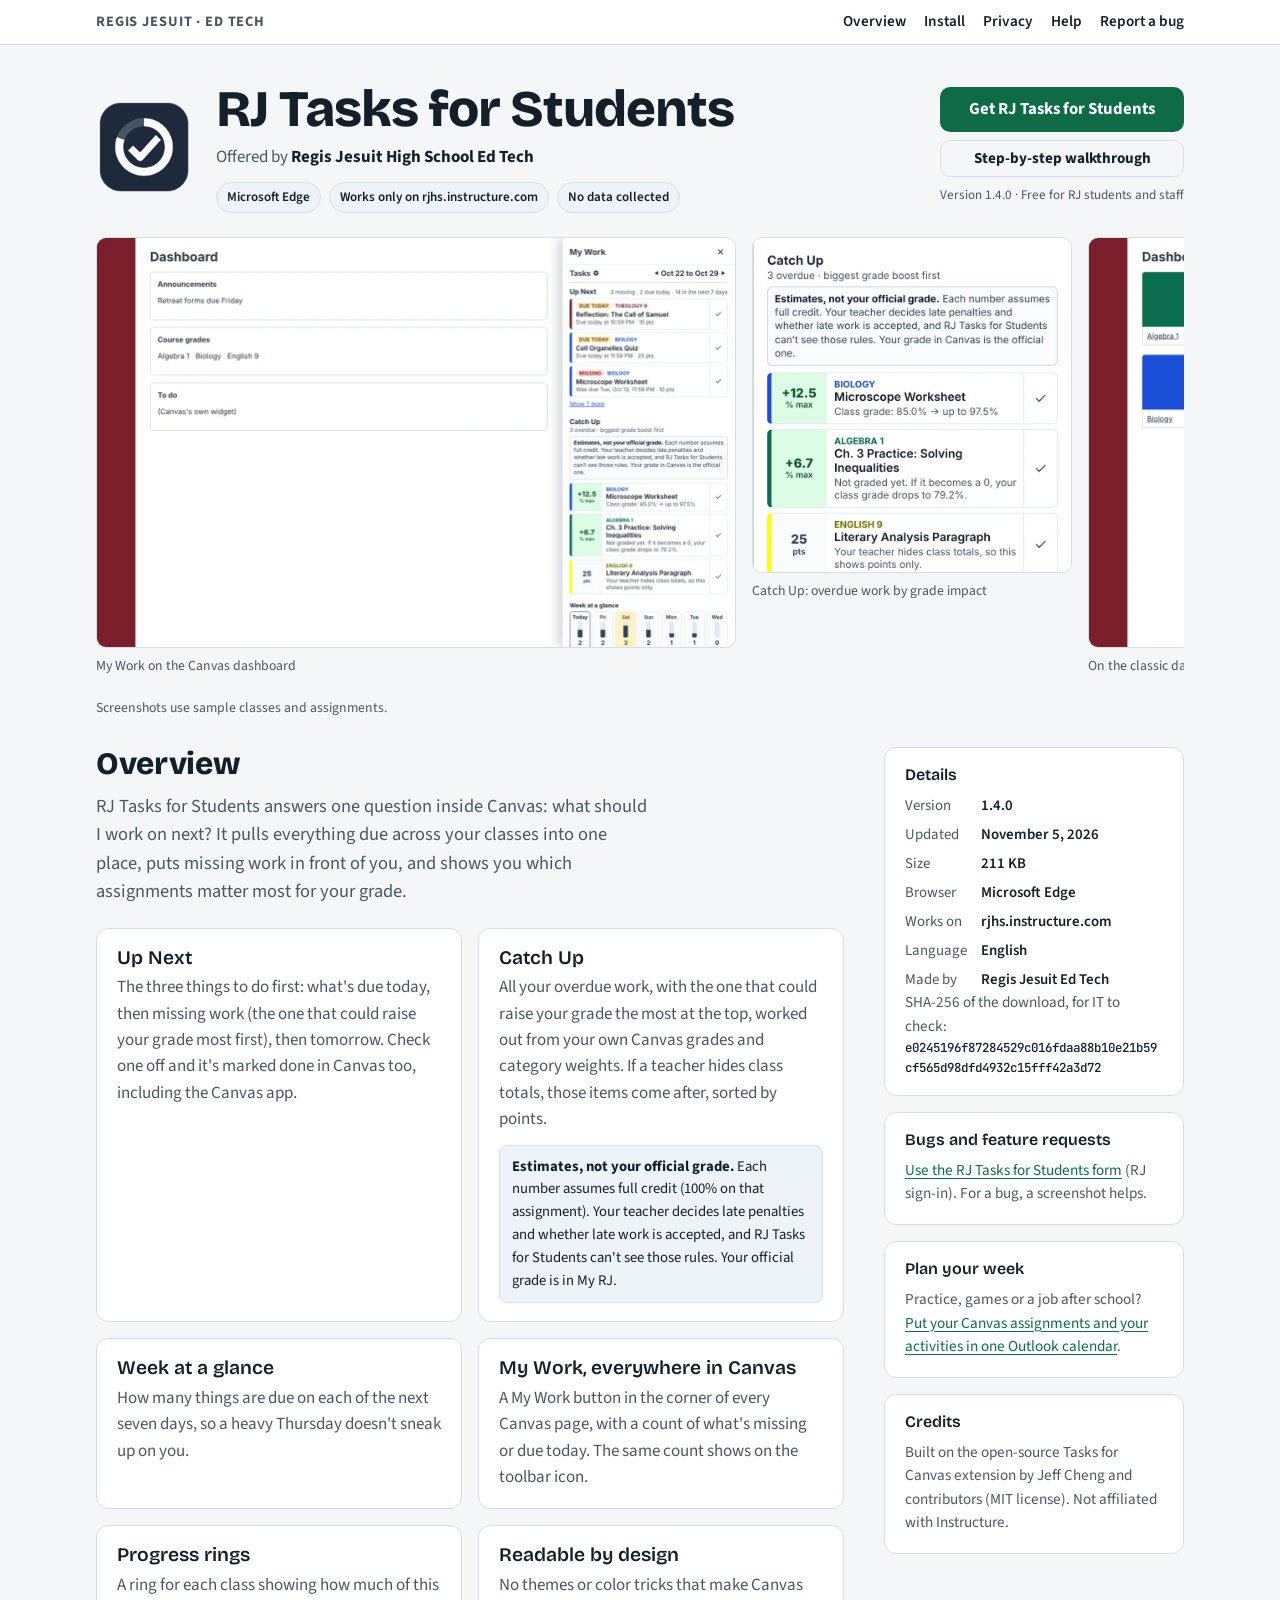
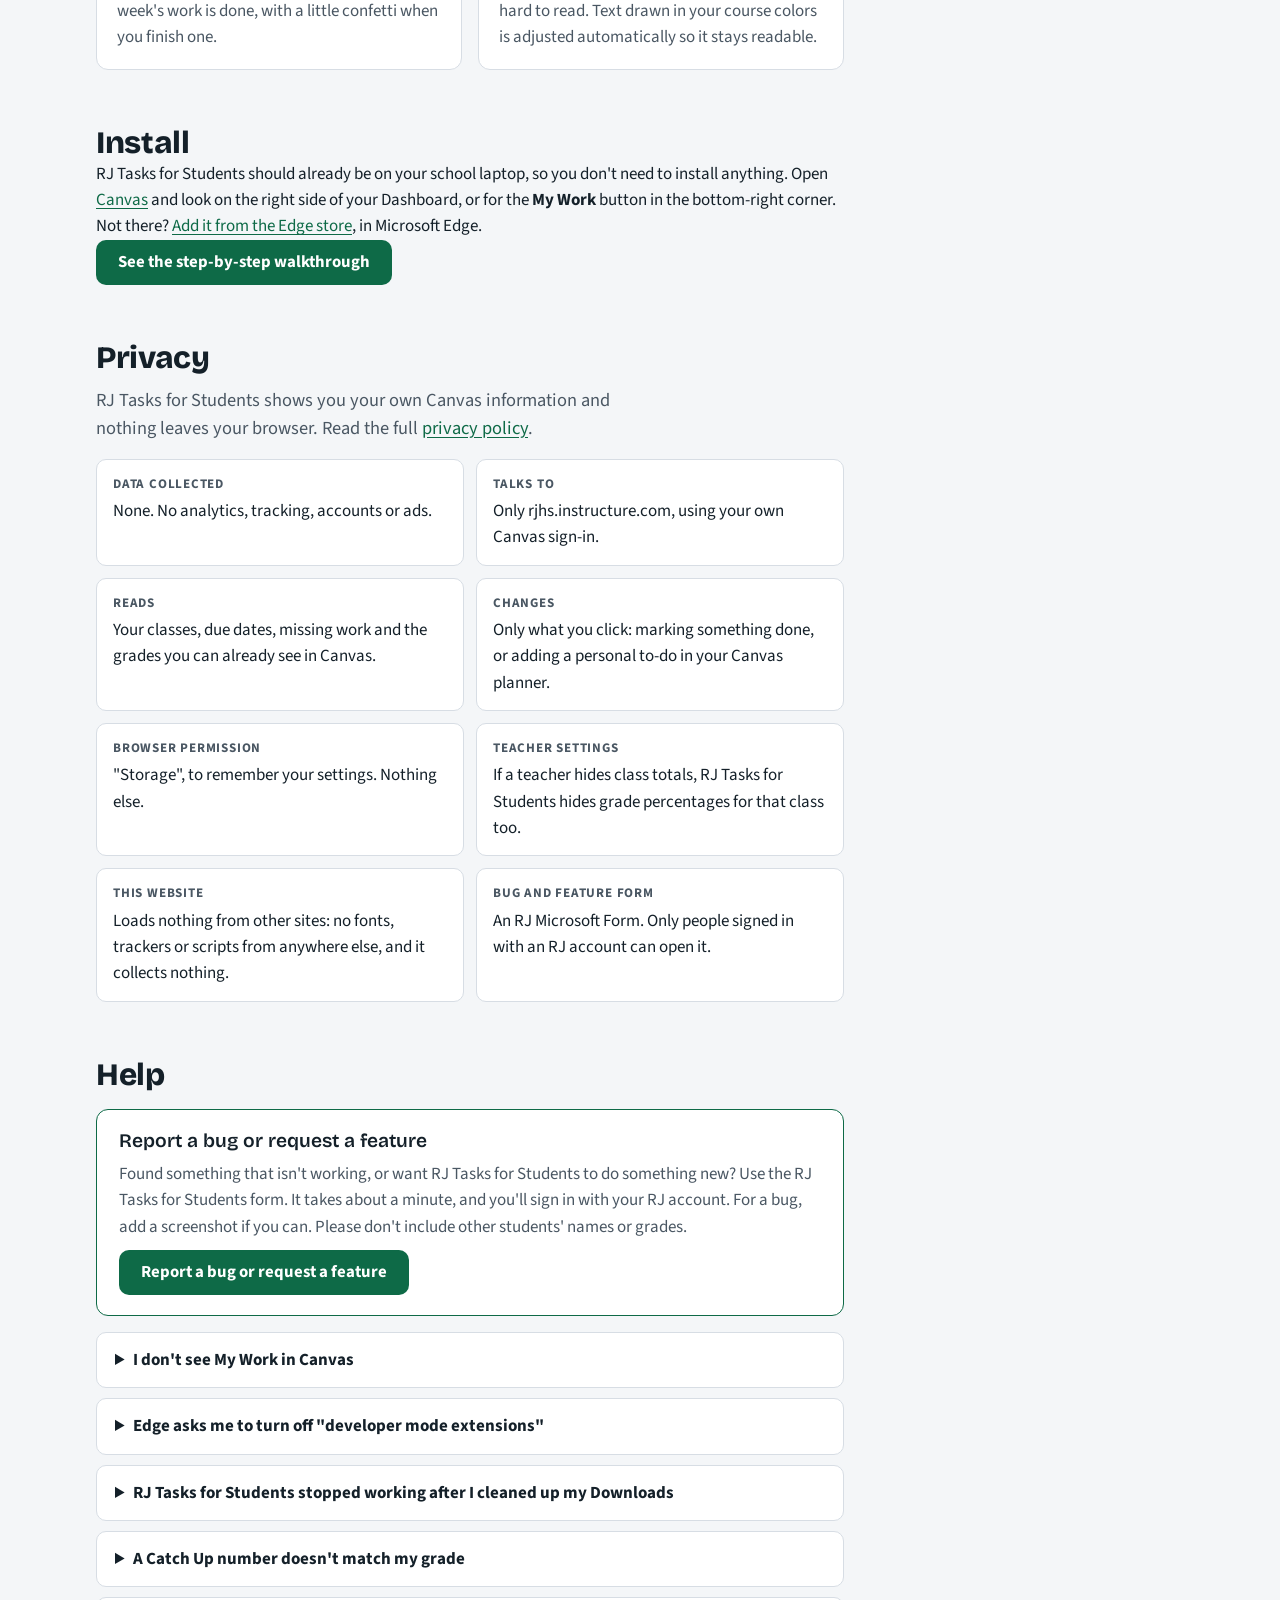
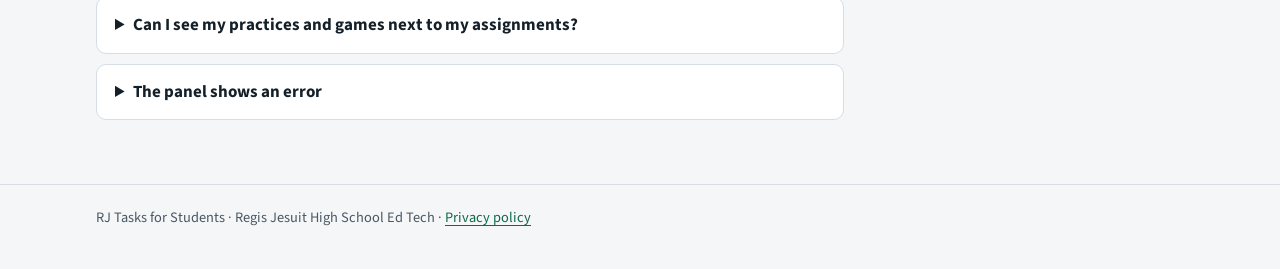
<file: index.html>
<!doctype html>
<html lang="en">
<head>
<meta charset="utf-8">
<meta name="viewport" content="width=device-width, initial-scale=1, viewport-fit=cover">
<title>RJ Tasks for Students</title>
<meta http-equiv="Content-Security-Policy" content="default-src 'none'; script-src 'self'; style-src 'self'; img-src 'self'; font-src 'self'; connect-src 'none'; object-src 'none'; base-uri 'none'; form-action 'none'; upgrade-insecure-requests">
<meta name="referrer" content="no-referrer">
<meta name="description" content="RJ Tasks for Students is a Microsoft Edge extension for Regis Jesuit students: see what's due, what's missing, and what to work on first, right inside Canvas.">
<link rel="icon" type="image/png" href="assets/icon-48.png">
<meta property="og:title" content="RJ Tasks for Students">
<meta property="og:description" content="See what's due, what's missing, and what to work on first, right inside Canvas.">
<meta property="og:image" content="assets/shot-1-my-work.webp">
<link rel="stylesheet" href="assets/site.css">
</head>
<body>
<header class="topbar">
  <div class="wrap">
    <span class="who">Regis Jesuit · Ed Tech</span>
    <nav aria-label="Page sections">
      <a href="#overview">Overview</a>
      <a href="#install">Install</a>
      <a href="#privacy">Privacy</a>
      <a href="#help">Help</a>
      <a href="#ideas">Report a bug</a>
    </nav>
  </div>
</header>

<main>
  <div class="wrap">
    <div class="listing">
      <img class="icon" src="assets/icon-128.png" width="96" height="96" alt="RJ Tasks for Students icon">
      <div>
        <h1>RJ Tasks for Students</h1>
        <p class="publisher">Offered by <strong>Regis Jesuit High School Ed Tech</strong></p>
        <div class="chips">
          <span class="chip">Microsoft Edge</span>
          <span class="chip">Works only on rjhs.instructure.com</span>
          <span class="chip">No data collected</span>
        </div>
      </div>
      <div class="get">
        <a class="btn" href="#install">Get RJ Tasks for Students</a>
        <a class="btn secondary" href="walkthrough.html">Step-by-step walkthrough</a>
        <small>Version 1.4.0 · Free for RJ students and staff</small>
      </div>
    </div>

    <div class="shots" role="region" aria-label="Screenshots" tabindex="0">
      <figure><img src="assets/shot-1-my-work.webp" width="1280" height="822" alt="Canvas dashboard with the My Work panel open: Up Next, Catch Up and Week at a glance" loading="eager"><figcaption>My Work on the Canvas dashboard</figcaption></figure>
      <figure class="tall"><img src="assets/shot-2-catch-up.webp" width="760" height="800" alt="Catch Up list showing +12.5% max for a missing lab and +6.7% max for missing homework, with the estimate disclaimer" loading="lazy"><figcaption>Catch Up: overdue work by grade impact</figcaption></figure>
      <figure><img src="assets/shot-3-classic.webp" width="1280" height="822" alt="Classic Canvas dashboard with RJ Tasks for Students in the right-hand column, including progress rings" loading="lazy"><figcaption>On the classic dashboard, in the right column</figcaption></figure>
      <figure><img src="assets/shot-4-dark.webp" width="1280" height="822" alt="My Work panel matching Canvas dark mode" loading="lazy"><figcaption>Follows Canvas dark mode</figcaption></figure>
      <figure><img src="assets/shot-5-settings.webp" width="1280" height="822" alt="RJ Tasks for Students settings page with student and teacher modes and section toggles" loading="lazy"><figcaption>Simple settings</figcaption></figure>
    </div>
    <p class="shots-note">Screenshots use sample classes and assignments.</p>

    <div class="body">
      <div class="main">
        <section id="overview" aria-labelledby="overview-title">
          <h2 id="overview-title">Overview</h2>
          <p class="lede">RJ Tasks for Students answers one question inside Canvas: what should I work on next? It pulls everything due across your classes into one place, puts missing work in front of you, and shows you which assignments matter most for your grade.</p>
          <div class="features">
            <div class="feature">
              <h3>Up Next</h3>
              <p>The three things to do first: what's due today, then missing work (the one that could raise your grade most first), then tomorrow. Check one off and it's marked done in Canvas too, including the Canvas app.</p>
            </div>
            <div class="feature">
              <h3>Catch Up</h3>
              <p>All your overdue work, with the one that could raise your grade the most at the top, worked out from your own Canvas grades and category weights. If a teacher hides class totals, those items come after, sorted by points.</p>
              <p class="disclaimer"><strong>Estimates, not your official grade.</strong> Each number assumes full credit (100% on that assignment). Your teacher decides late penalties and whether late work is accepted, and RJ Tasks for Students can't see those rules. Your official grade is in My RJ.</p>
            </div>
            <div class="feature">
              <h3>Week at a glance</h3>
              <p>How many things are due on each of the next seven days, so a heavy Thursday doesn't sneak up on you.</p>
            </div>
            <div class="feature">
              <h3>My Work, everywhere in Canvas</h3>
              <p>A My Work button in the corner of every Canvas page, with a count of what's missing or due today. The same count shows on the toolbar icon.</p>
            </div>
            <div class="feature">
              <h3>Progress rings</h3>
              <p>A ring for each class showing how much of this week's work is done, with a little confetti when you finish one.</p>
            </div>
            <div class="feature">
              <h3>Readable by design</h3>
              <p>No themes or color tricks that make Canvas hard to read. Text drawn in your course colors is adjusted automatically so it stays readable.</p>
            </div>
          </div>
        </section>

        <section id="install" aria-labelledby="install-title">
          <h2 id="install-title">Install</h2>
          <p>RJ Tasks for Students should already be on your school laptop, so you don't need to install anything. Open <a href="https://rjhs.instructure.com">Canvas</a> and look on the right side of your Dashboard, or for the <strong>My Work</strong> button in the bottom-right corner.</p>
          <p>Not there? <a href="https://microsoftedge.microsoft.com/addons/detail/bpmcgpoplgdeklojcndcjmdffjmkaeji">Add it from the Edge store</a>, in Microsoft Edge.</p>
          <p><a class="btn self-start" href="walkthrough.html">See the step-by-step walkthrough</a></p>
        </section>

        <section id="privacy" aria-labelledby="privacy-title">
          <h2 id="privacy-title">Privacy</h2>
          <p class="lede">RJ Tasks for Students shows you your own Canvas information and nothing leaves your browser. Read the full <a href="privacy.html">privacy policy</a>.</p>
          <div class="privacy">
            <div><b>Data collected</b>None. No analytics, tracking, accounts or ads.</div>
            <div><b>Talks to</b>Only rjhs.instructure.com, using your own Canvas sign-in.</div>
            <div><b>Reads</b>Your classes, due dates, missing work and the grades you can already see in Canvas.</div>
            <div><b>Changes</b>Only what you click: marking something done, or adding a personal to-do in your Canvas planner.</div>
            <div><b>Browser permission</b>"Storage", to remember your settings. Nothing else.</div>
            <div><b>Teacher settings</b>If a teacher hides class totals, RJ Tasks for Students hides grade percentages for that class too.</div>
            <div><b>This website</b>Loads nothing from other sites: no fonts, trackers or scripts from anywhere else, and it collects nothing.</div>
            <div><b>Bug and feature form</b>An RJ Microsoft Form. Only people signed in with an RJ account can open it.</div>
          </div>
        </section>

        <section id="help" aria-labelledby="help-title">
          <h2 id="help-title" class="mb16">Help</h2>
          <div class="request mb16" id="ideas">
            <h3>Report a bug or request a feature</h3>
            <p>Found something that isn't working, or want RJ Tasks for Students to do something new? Use the RJ Tasks for Students form. It takes about a minute, and you'll sign in with your RJ account. For a bug, add a screenshot if you can. Please don't include other students' names or grades.</p>
            <a class="btn self-start" href="https://forms.cloud.microsoft/Pages/ResponsePage.aspx?id=4SwuQZc-CEClZjjFdYLisQzihhIB-7hPp9L3AOSeJONUMko2MlZGRzNET1YyTU8wNUM1SjUzN01LSC4u" target="_blank" rel="noopener noreferrer">Report a bug or request a feature</a>
          </div>
          <details>
            <summary>I don't see My Work in Canvas</summary>
            <p>Make sure you're on rjhs.instructure.com and reload the page. In Edge, open <code>edge://extensions</code> and check that RJ Tasks for Students is listed and switched on. On the classic dashboard, look in the right-hand column instead of the corner.</p>
          </details>
          <details>
            <summary>Edge asks me to turn off "developer mode extensions"</summary>
            <p>Edge shows this reminder for any extension installed by hand. Choose to keep it. When Ed Tech installs it for you, the reminder doesn't appear.</p>
          </details>
          <details>
            <summary>RJ Tasks for Students stopped working after I cleaned up my Downloads</summary>
            <p>The rj-tasks-for-students-1.4.0 folder was probably deleted. Download it again, put the folder in Documents, and repeat step 5.</p>
          </details>
          <details>
            <summary>A Catch Up number doesn't match my grade</summary>
            <p>Catch Up shows estimates that assume full credit (100% on that assignment). Late penalties, extra rules your teacher uses, and grades that haven't been posted yet can all change the real result. Your official grade is in My RJ. If the numbers look very different, the item is marked "about."</p>
          </details>
          <details>
            <summary>Can I see my practices and games next to my assignments?</summary>
            <p>Yes, in Outlook. <a href="plan-your-week.html">Plan your week with Outlook</a> shows how to add your Canvas assignments to your Outlook calendar, put in practices and games as repeating events, and plan your week in five minutes.</p>
          </details>
          <details>
            <summary>The panel shows an error</summary>
            <p>Reload Canvas. If it keeps happening, <a href="https://forms.cloud.microsoft/Pages/ResponsePage.aspx?id=4SwuQZc-CEClZjjFdYLisQzihhIB-7hPp9L3AOSeJONUMko2MlZGRzNET1YyTU8wNUM1SjUzN01LSC4u" target="_blank" rel="noopener noreferrer">report a bug</a> and add a screenshot of the message.</p>
          </details>
        </section>
      </div>

      <aside class="rail" aria-label="Details">
        <div class="panel">
          <h3>Details</h3>
          <dl class="details">
            <dt>Version</dt><dd>1.4.0</dd>
            <dt>Updated</dt><dd>November 5, 2026</dd>
            <dt>Size</dt><dd>211 KB</dd>
            <dt>Browser</dt><dd>Microsoft Edge</dd>
            <dt>Works on</dt><dd>rjhs.instructure.com</dd>
            <dt>Language</dt><dd>English</dd>
            <dt>Made by</dt><dd>Regis Jesuit Ed Tech</dd>
          </dl>
          <p class="rail-text">SHA-256 of the download, for IT to check:</p>
          <p class="hash">e0245196f87284529c016fdaa88b10e21b59cf565d98dfd4932c15fff42a3d72</p>
        </div>
        <div class="panel">
          <h3>Bugs and feature requests</h3>
          <p class="rail-text"><a href="https://forms.cloud.microsoft/Pages/ResponsePage.aspx?id=4SwuQZc-CEClZjjFdYLisQzihhIB-7hPp9L3AOSeJONUMko2MlZGRzNET1YyTU8wNUM1SjUzN01LSC4u" target="_blank" rel="noopener noreferrer">Use the RJ Tasks for Students form</a> (RJ sign-in). For a bug, a screenshot helps.</p>
        </div>
        <div class="panel">
          <h3>Plan your week</h3>
          <p class="rail-text">Practice, games or a job after school? <a href="plan-your-week.html">Put your Canvas assignments and your activities in one Outlook calendar</a>.</p>
        </div>
        <div class="panel">
          <h3>Credits</h3>
          <p class="rail-text">Built on the open-source Tasks for Canvas extension by Jeff Cheng and contributors (MIT license). Not affiliated with Instructure.</p>
        </div>
      </aside>
    </div>
  </div>
</main>

<footer>
  <div class="wrap">RJ Tasks for Students · Regis Jesuit High School Ed Tech · <a href="privacy.html">Privacy policy</a></div>
</footer>

<script src="assets/site.js"></script>
</body>
</html>
</file>
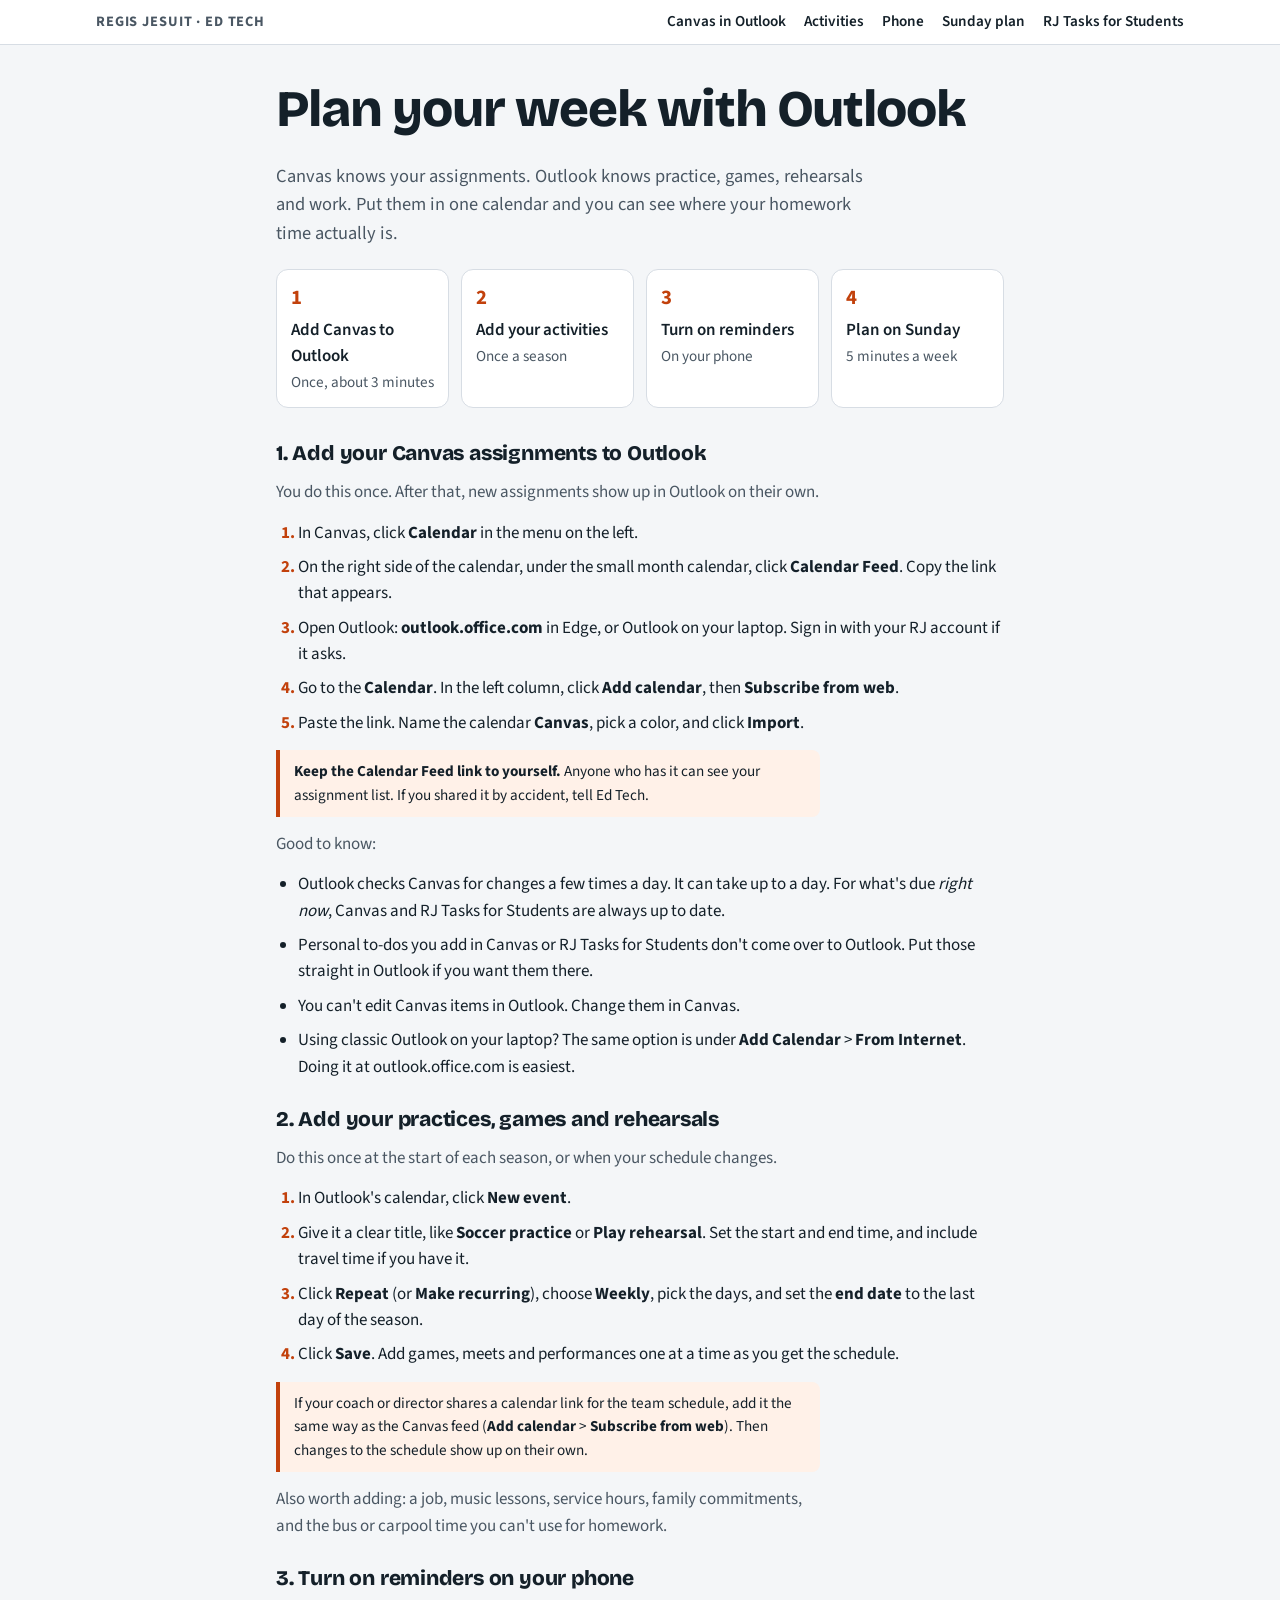
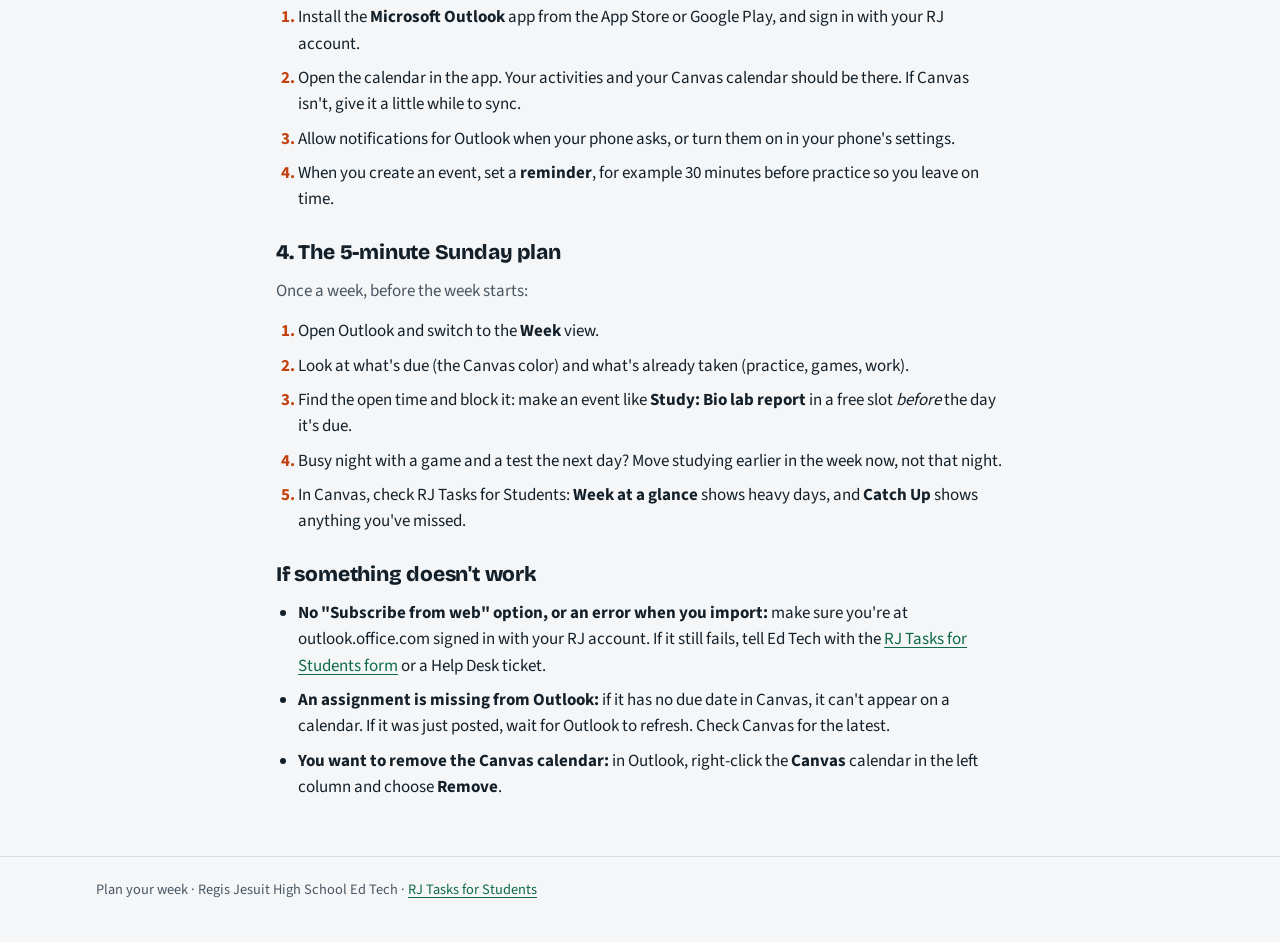
<file: plan-your-week.html>
<!doctype html>
<html lang="en">
<head>
<meta charset="utf-8">
<meta name="viewport" content="width=device-width, initial-scale=1, viewport-fit=cover">
<title>Plan Your Week</title>
<meta http-equiv="Content-Security-Policy" content="default-src 'none'; style-src 'self'; img-src 'self'; font-src 'self'; object-src 'none'; base-uri 'none'; form-action 'none'; upgrade-insecure-requests">
<meta name="referrer" content="no-referrer">
<meta name="description" content="For Regis Jesuit students: put your Canvas assignments and your practices, games and rehearsals in one Outlook calendar, and plan your week in five minutes.">
<link rel="icon" type="image/png" href="assets/icon-48.png">
<link rel="stylesheet" href="assets/site.css">
</head>
<body>
<header class="topbar">
  <div class="wrap">
    <span class="who">Regis Jesuit · Ed Tech</span>
    <nav aria-label="Page sections">
      <a href="#canvas">Canvas in Outlook</a>
      <a href="#activities">Activities</a>
      <a href="#phone">Phone</a>
      <a href="#sunday">Sunday plan</a>
      <a href="./">RJ Tasks for Students</a>
    </nav>
  </div>
</header>
<main class="wrap policy guide">
  <h1>Plan your week with Outlook</h1>
  <p class="lede">Canvas knows your assignments. Outlook knows practice, games, rehearsals and work. Put them in one calendar and you can see where your homework time actually is.</p>

  <div class="guide-summary">
    <div><b>1</b>Add Canvas to Outlook<small>Once, about 3 minutes</small></div>
    <div><b>2</b>Add your activities<small>Once a season</small></div>
    <div><b>3</b>Turn on reminders<small>On your phone</small></div>
    <div><b>4</b>Plan on Sunday<small>5 minutes a week</small></div>
  </div>

  <h2 id="canvas">1. Add your Canvas assignments to Outlook</h2>
  <p>You do this once. After that, new assignments show up in Outlook on their own.</p>
  <ol class="guide-steps">
    <li>In Canvas, click <strong>Calendar</strong> in the menu on the left.</li>
    <li>On the right side of the calendar, under the small month calendar, click <strong>Calendar Feed</strong>. Copy the link that appears.</li>
    <li>Open Outlook: <strong>outlook.office.com</strong> in Edge, or Outlook on your laptop. Sign in with your RJ account if it asks.</li>
    <li>Go to the <strong>Calendar</strong>. In the left column, click <strong>Add calendar</strong>, then <strong>Subscribe from web</strong>.</li>
    <li>Paste the link. Name the calendar <strong>Canvas</strong>, pick a color, and click <strong>Import</strong>.</li>
  </ol>
  <p class="tip"><strong>Keep the Calendar Feed link to yourself.</strong> Anyone who has it can see your assignment list. If you shared it by accident, tell Ed Tech.</p>
  <p>Good to know:</p>
  <ul>
    <li>Outlook checks Canvas for changes a few times a day. It can take up to a day. For what's due <em>right now</em>, Canvas and RJ Tasks for Students are always up to date.</li>
    <li>Personal to-dos you add in Canvas or RJ Tasks for Students don't come over to Outlook. Put those straight in Outlook if you want them there.</li>
    <li>You can't edit Canvas items in Outlook. Change them in Canvas.</li>
    <li>Using classic Outlook on your laptop? The same option is under <strong>Add Calendar</strong> &gt; <strong>From Internet</strong>. Doing it at outlook.office.com is easiest.</li>
  </ul>

  <h2 id="activities">2. Add your practices, games and rehearsals</h2>
  <p>Do this once at the start of each season, or when your schedule changes.</p>
  <ol class="guide-steps">
    <li>In Outlook's calendar, click <strong>New event</strong>.</li>
    <li>Give it a clear title, like <strong>Soccer practice</strong> or <strong>Play rehearsal</strong>. Set the start and end time, and include travel time if you have it.</li>
    <li>Click <strong>Repeat</strong> (or <strong>Make recurring</strong>), choose <strong>Weekly</strong>, pick the days, and set the <strong>end date</strong> to the last day of the season.</li>
    <li>Click <strong>Save</strong>. Add games, meets and performances one at a time as you get the schedule.</li>
  </ol>
  <p class="tip">If your coach or director shares a calendar link for the team schedule, add it the same way as the Canvas feed (<strong>Add calendar</strong> &gt; <strong>Subscribe from web</strong>). Then changes to the schedule show up on their own.</p>
  <p>Also worth adding: a job, music lessons, service hours, family commitments, and the bus or carpool time you can't use for homework.</p>

  <h2 id="phone">3. Turn on reminders on your phone</h2>
  <ol class="guide-steps">
    <li>Install the <strong>Microsoft Outlook</strong> app from the App Store or Google Play, and sign in with your RJ account.</li>
    <li>Open the calendar in the app. Your activities and your Canvas calendar should be there. If Canvas isn't, give it a little while to sync.</li>
    <li>Allow notifications for Outlook when your phone asks, or turn them on in your phone's settings.</li>
    <li>When you create an event, set a <strong>reminder</strong>, for example 30 minutes before practice so you leave on time.</li>
  </ol>

  <h2 id="sunday">4. The 5-minute Sunday plan</h2>
  <p>Once a week, before the week starts:</p>
  <ol class="guide-steps">
    <li>Open Outlook and switch to the <strong>Week</strong> view.</li>
    <li>Look at what's due (the Canvas color) and what's already taken (practice, games, work).</li>
    <li>Find the open time and block it: make an event like <strong>Study: Bio lab report</strong> in a free slot <em>before</em> the day it's due.</li>
    <li>Busy night with a game and a test the next day? Move studying earlier in the week now, not that night.</li>
    <li>In Canvas, check RJ Tasks for Students: <strong>Week at a glance</strong> shows heavy days, and <strong>Catch Up</strong> shows anything you've missed.</li>
  </ol>

  <h2>If something doesn't work</h2>
  <ul>
    <li><strong>No "Subscribe from web" option, or an error when you import:</strong> make sure you're at outlook.office.com signed in with your RJ account. If it still fails, tell Ed Tech with the <a href="https://forms.cloud.microsoft/Pages/ResponsePage.aspx?id=4SwuQZc-CEClZjjFdYLisQzihhIB-7hPp9L3AOSeJONUMko2MlZGRzNET1YyTU8wNUM1SjUzN01LSC4u" target="_blank" rel="noopener noreferrer">RJ Tasks for Students form</a> or a Help Desk ticket.</li>
    <li><strong>An assignment is missing from Outlook:</strong> if it has no due date in Canvas, it can't appear on a calendar. If it was just posted, wait for Outlook to refresh. Check Canvas for the latest.</li>
    <li><strong>You want to remove the Canvas calendar:</strong> in Outlook, right-click the <strong>Canvas</strong> calendar in the left column and choose <strong>Remove</strong>.</li>
  </ul>
</main>
<footer><div class="wrap">Plan your week · Regis Jesuit High School Ed Tech · <a href="./">RJ Tasks for Students</a></div></footer>
</body>
</html>
</file>
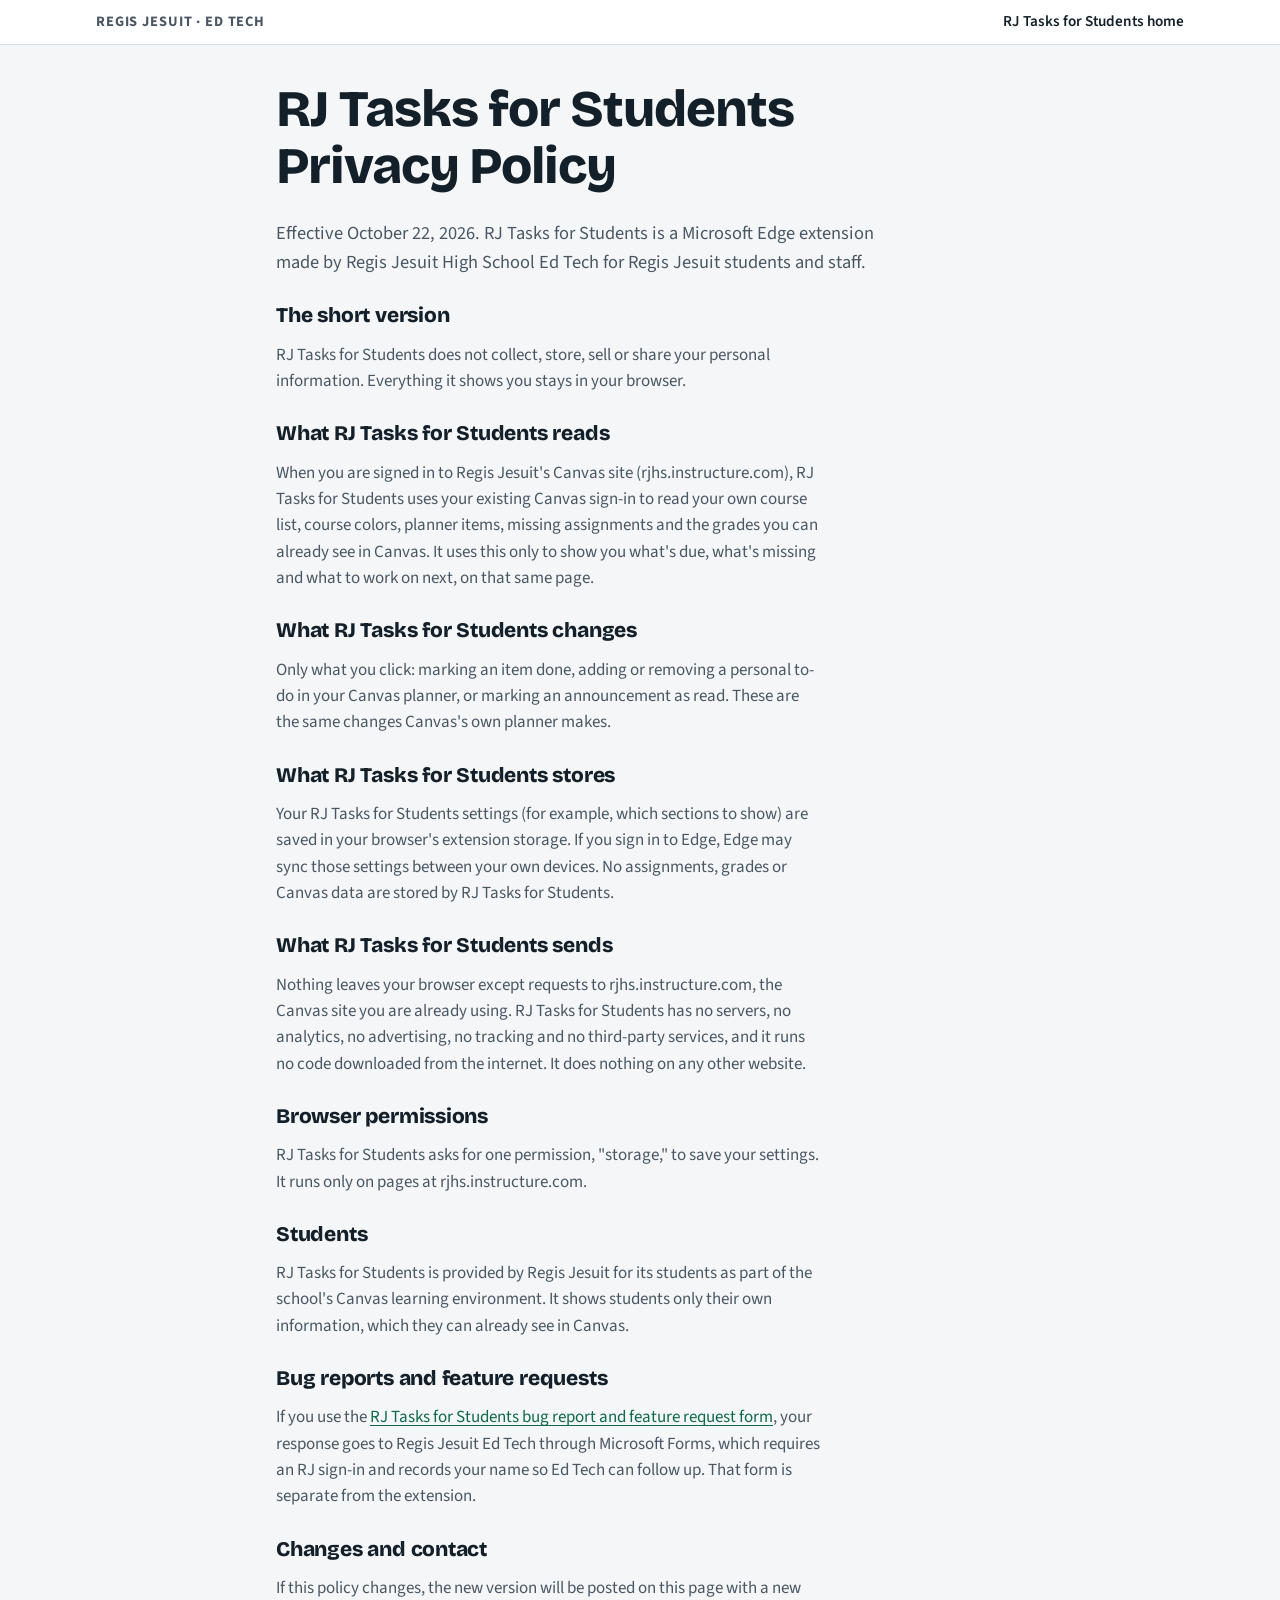
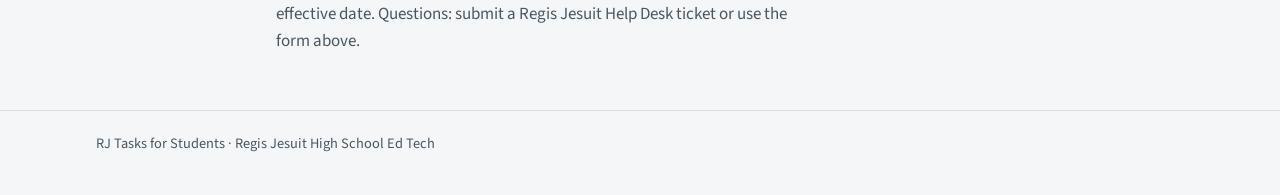
<file: privacy.html>
<!doctype html>
<html lang="en">
<head>
<meta charset="utf-8">
<meta name="viewport" content="width=device-width, initial-scale=1, viewport-fit=cover">
<title>RJ Tasks for Students Privacy Policy</title>
<meta http-equiv="Content-Security-Policy" content="default-src 'none'; style-src 'self'; img-src 'self'; font-src 'self'; object-src 'none'; base-uri 'none'; form-action 'none'; upgrade-insecure-requests">
<meta name="referrer" content="no-referrer">
<link rel="icon" type="image/png" href="assets/icon-48.png">
<link rel="stylesheet" href="assets/site.css">
</head>
<body>
<header class="topbar">
  <div class="wrap">
    <span class="who">Regis Jesuit · Ed Tech</span>
    <nav aria-label="Site"><a href="./">RJ Tasks for Students home</a></nav>
  </div>
</header>
<main class="wrap policy">
  <h1>RJ Tasks for Students Privacy Policy</h1>
  <p class="lede">Effective October 22, 2026. RJ Tasks for Students is a Microsoft Edge extension made by Regis Jesuit High School Ed Tech for Regis Jesuit students and staff.</p>

  <h2>The short version</h2>
  <p>RJ Tasks for Students does not collect, store, sell or share your personal information. Everything it shows you stays in your browser.</p>

  <h2>What RJ Tasks for Students reads</h2>
  <p>When you are signed in to Regis Jesuit's Canvas site (rjhs.instructure.com), RJ Tasks for Students uses your existing Canvas sign-in to read your own course list, course colors, planner items, missing assignments and the grades you can already see in Canvas. It uses this only to show you what's due, what's missing and what to work on next, on that same page.</p>

  <h2>What RJ Tasks for Students changes</h2>
  <p>Only what you click: marking an item done, adding or removing a personal to-do in your Canvas planner, or marking an announcement as read. These are the same changes Canvas's own planner makes.</p>

  <h2>What RJ Tasks for Students stores</h2>
  <p>Your RJ Tasks for Students settings (for example, which sections to show) are saved in your browser's extension storage. If you sign in to Edge, Edge may sync those settings between your own devices. No assignments, grades or Canvas data are stored by RJ Tasks for Students.</p>

  <h2>What RJ Tasks for Students sends</h2>
  <p>Nothing leaves your browser except requests to rjhs.instructure.com, the Canvas site you are already using. RJ Tasks for Students has no servers, no analytics, no advertising, no tracking and no third-party services, and it runs no code downloaded from the internet. It does nothing on any other website.</p>

  <h2>Browser permissions</h2>
  <p>RJ Tasks for Students asks for one permission, "storage," to save your settings. It runs only on pages at rjhs.instructure.com.</p>

  <h2>Students</h2>
  <p>RJ Tasks for Students is provided by Regis Jesuit for its students as part of the school's Canvas learning environment. It shows students only their own information, which they can already see in Canvas.</p>

  <h2>Bug reports and feature requests</h2>
  <p>If you use the <a href="https://forms.cloud.microsoft/Pages/ResponsePage.aspx?id=4SwuQZc-CEClZjjFdYLisQzihhIB-7hPp9L3AOSeJONUMko2MlZGRzNET1YyTU8wNUM1SjUzN01LSC4u" target="_blank" rel="noopener noreferrer">RJ Tasks for Students bug report and feature request form</a>, your response goes to Regis Jesuit Ed Tech through Microsoft Forms, which requires an RJ sign-in and records your name so Ed Tech can follow up. That form is separate from the extension.</p>

  <h2>Changes and contact</h2>
  <p>If this policy changes, the new version will be posted on this page with a new effective date. Questions: submit a Regis Jesuit Help Desk ticket or use the form above.</p>
</main>
<footer><div class="wrap">RJ Tasks for Students · Regis Jesuit High School Ed Tech</div></footer>
</body>
</html>
</file>
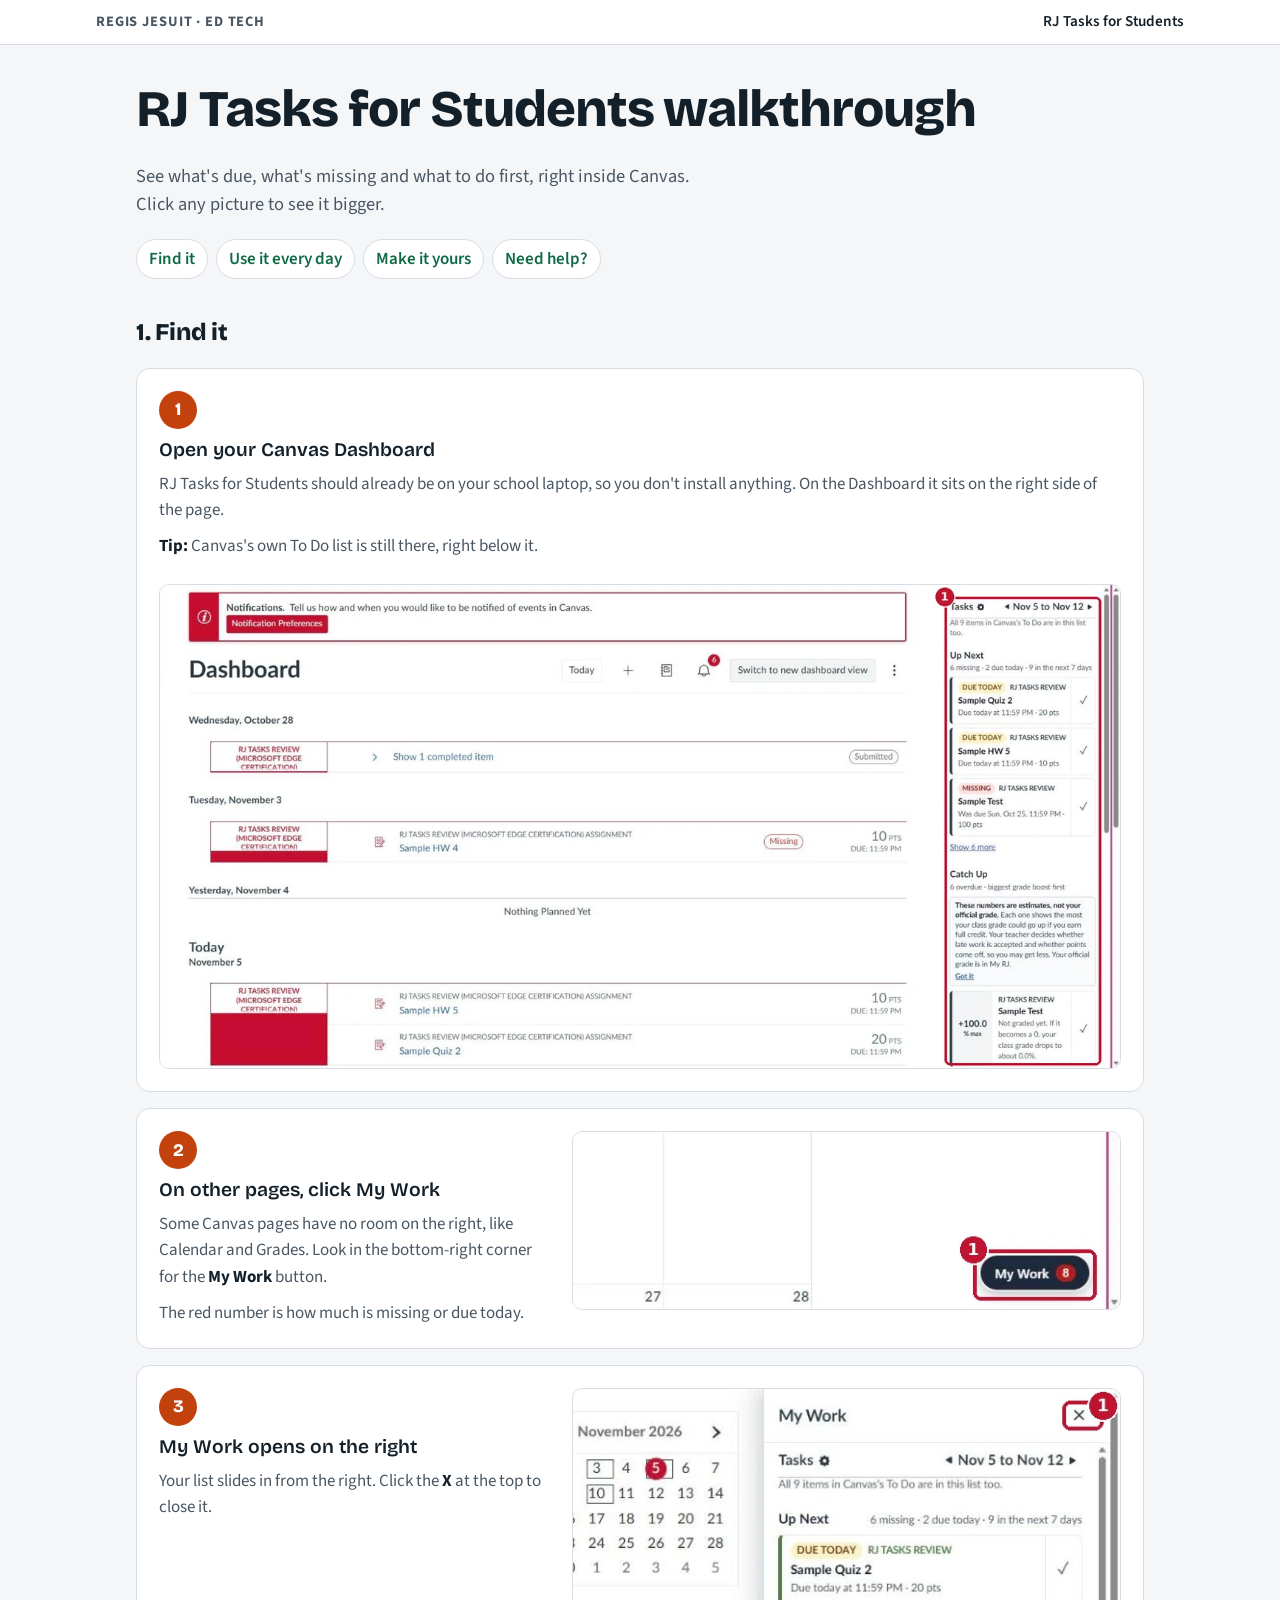
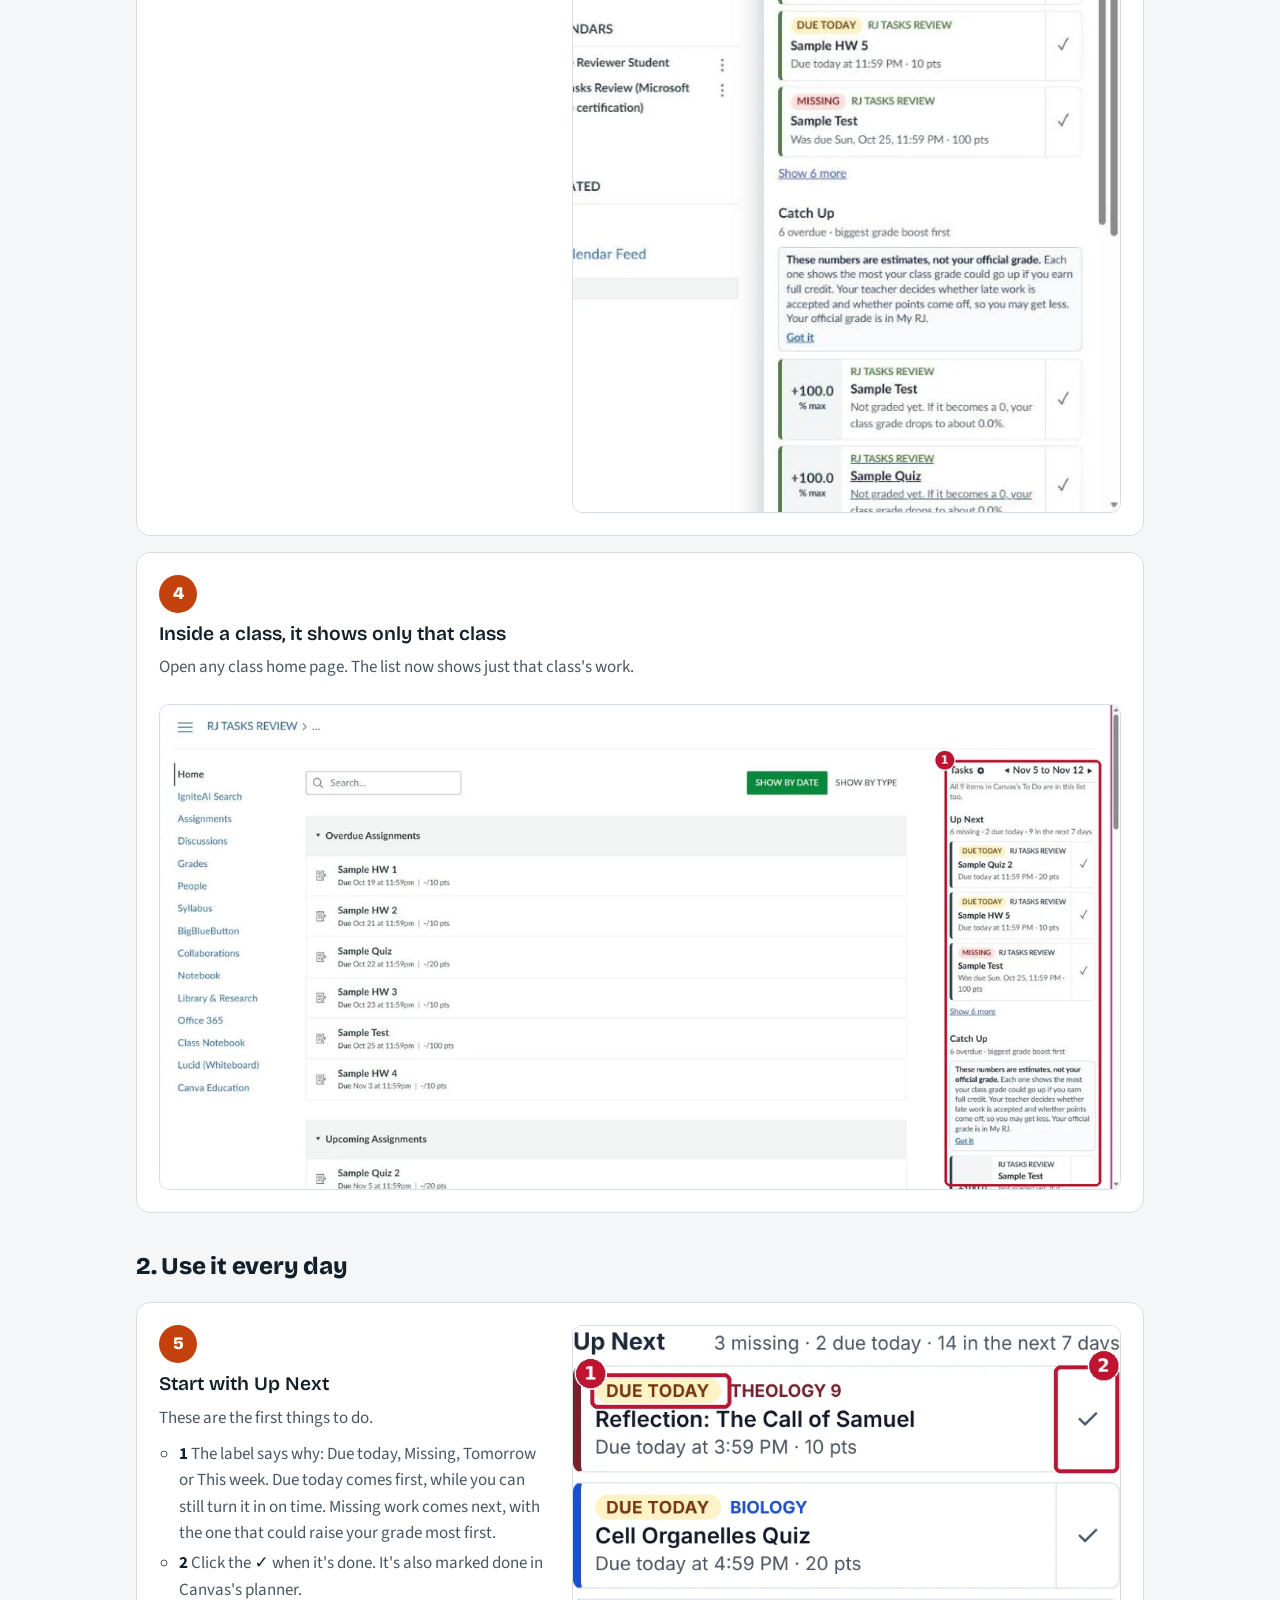
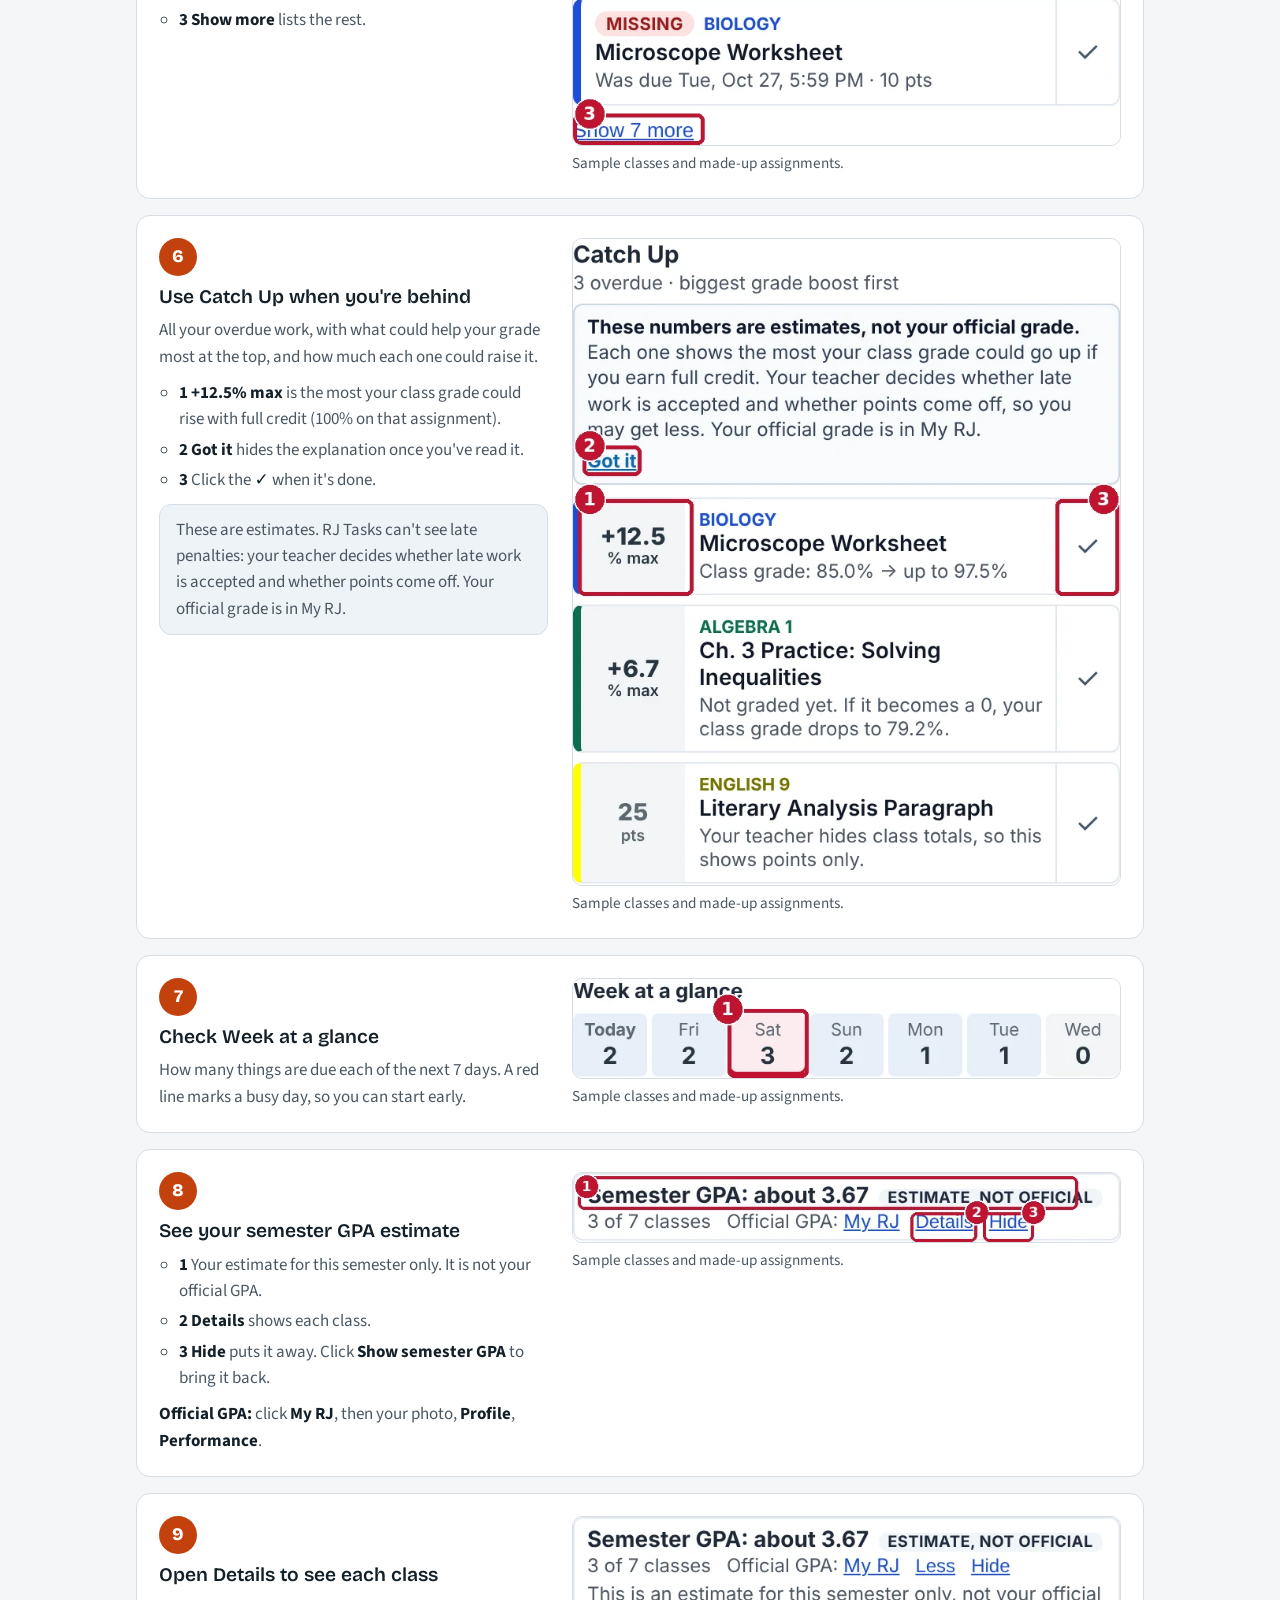
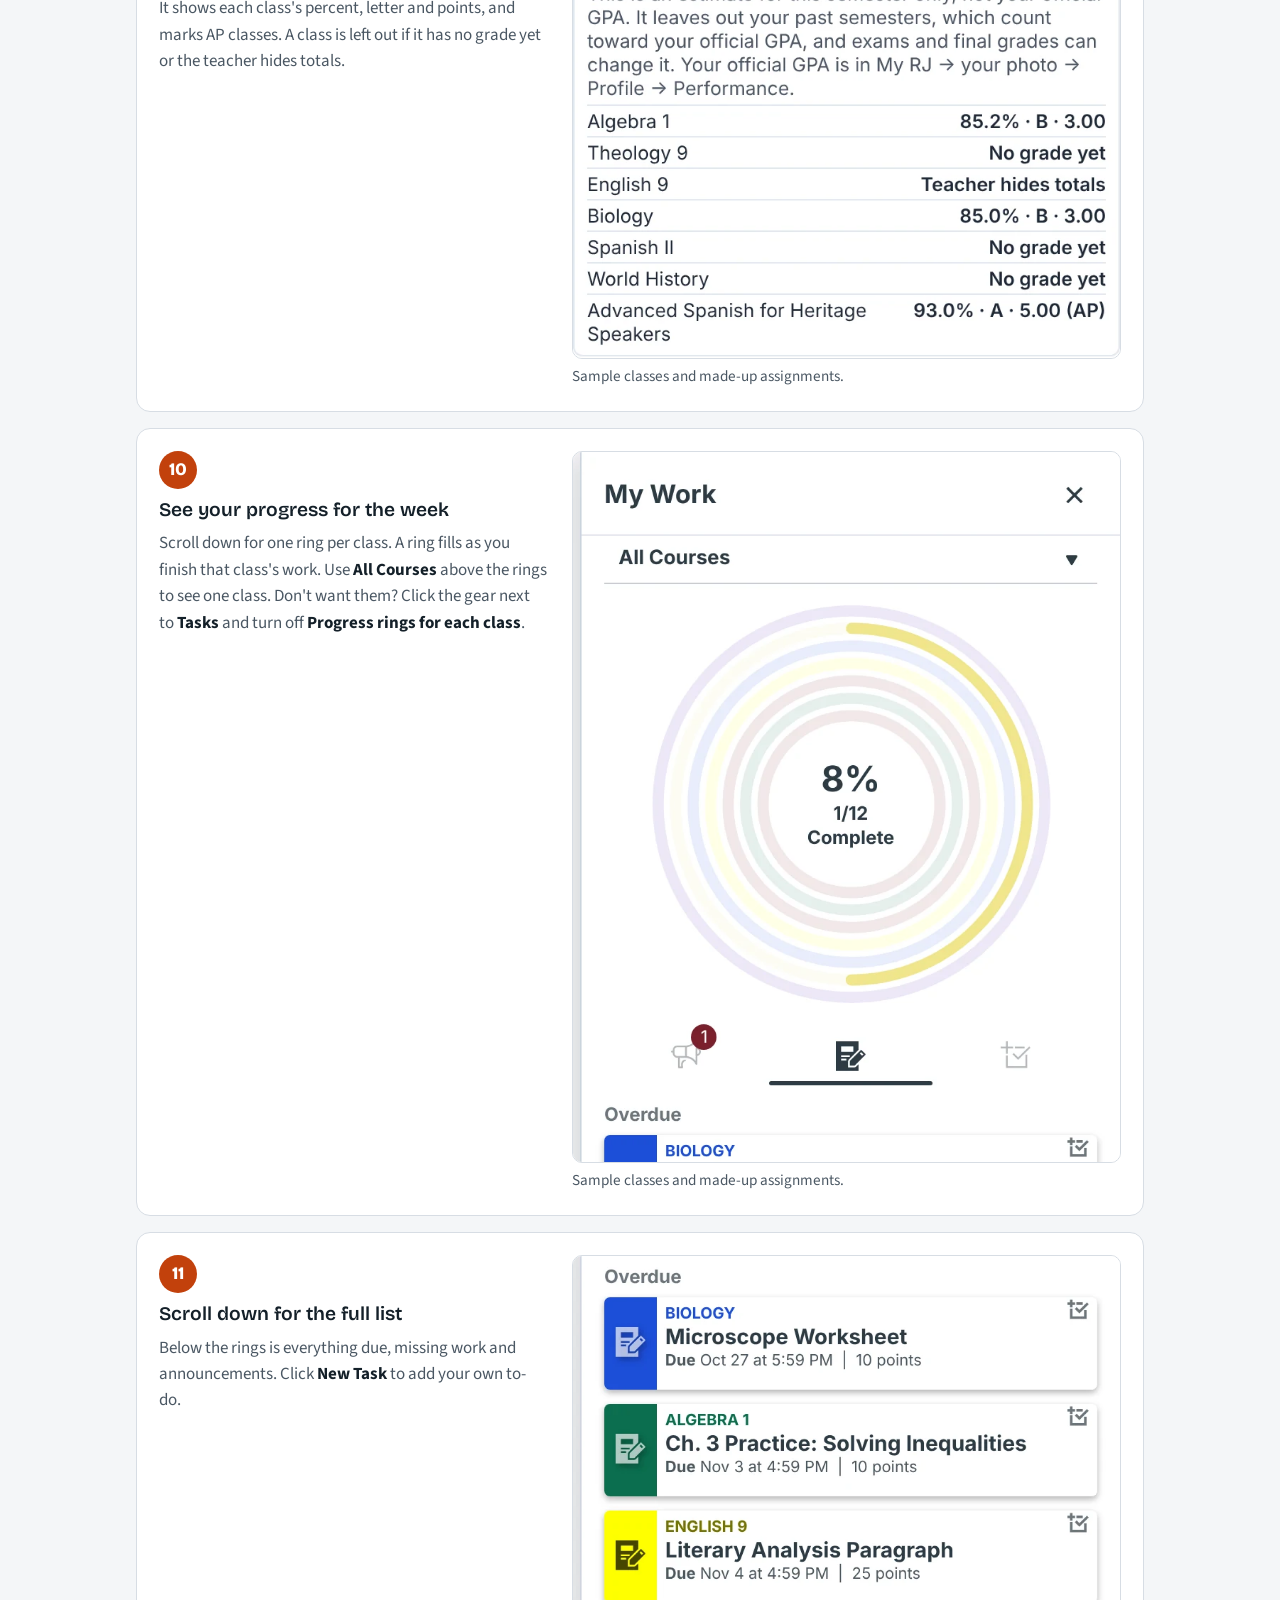
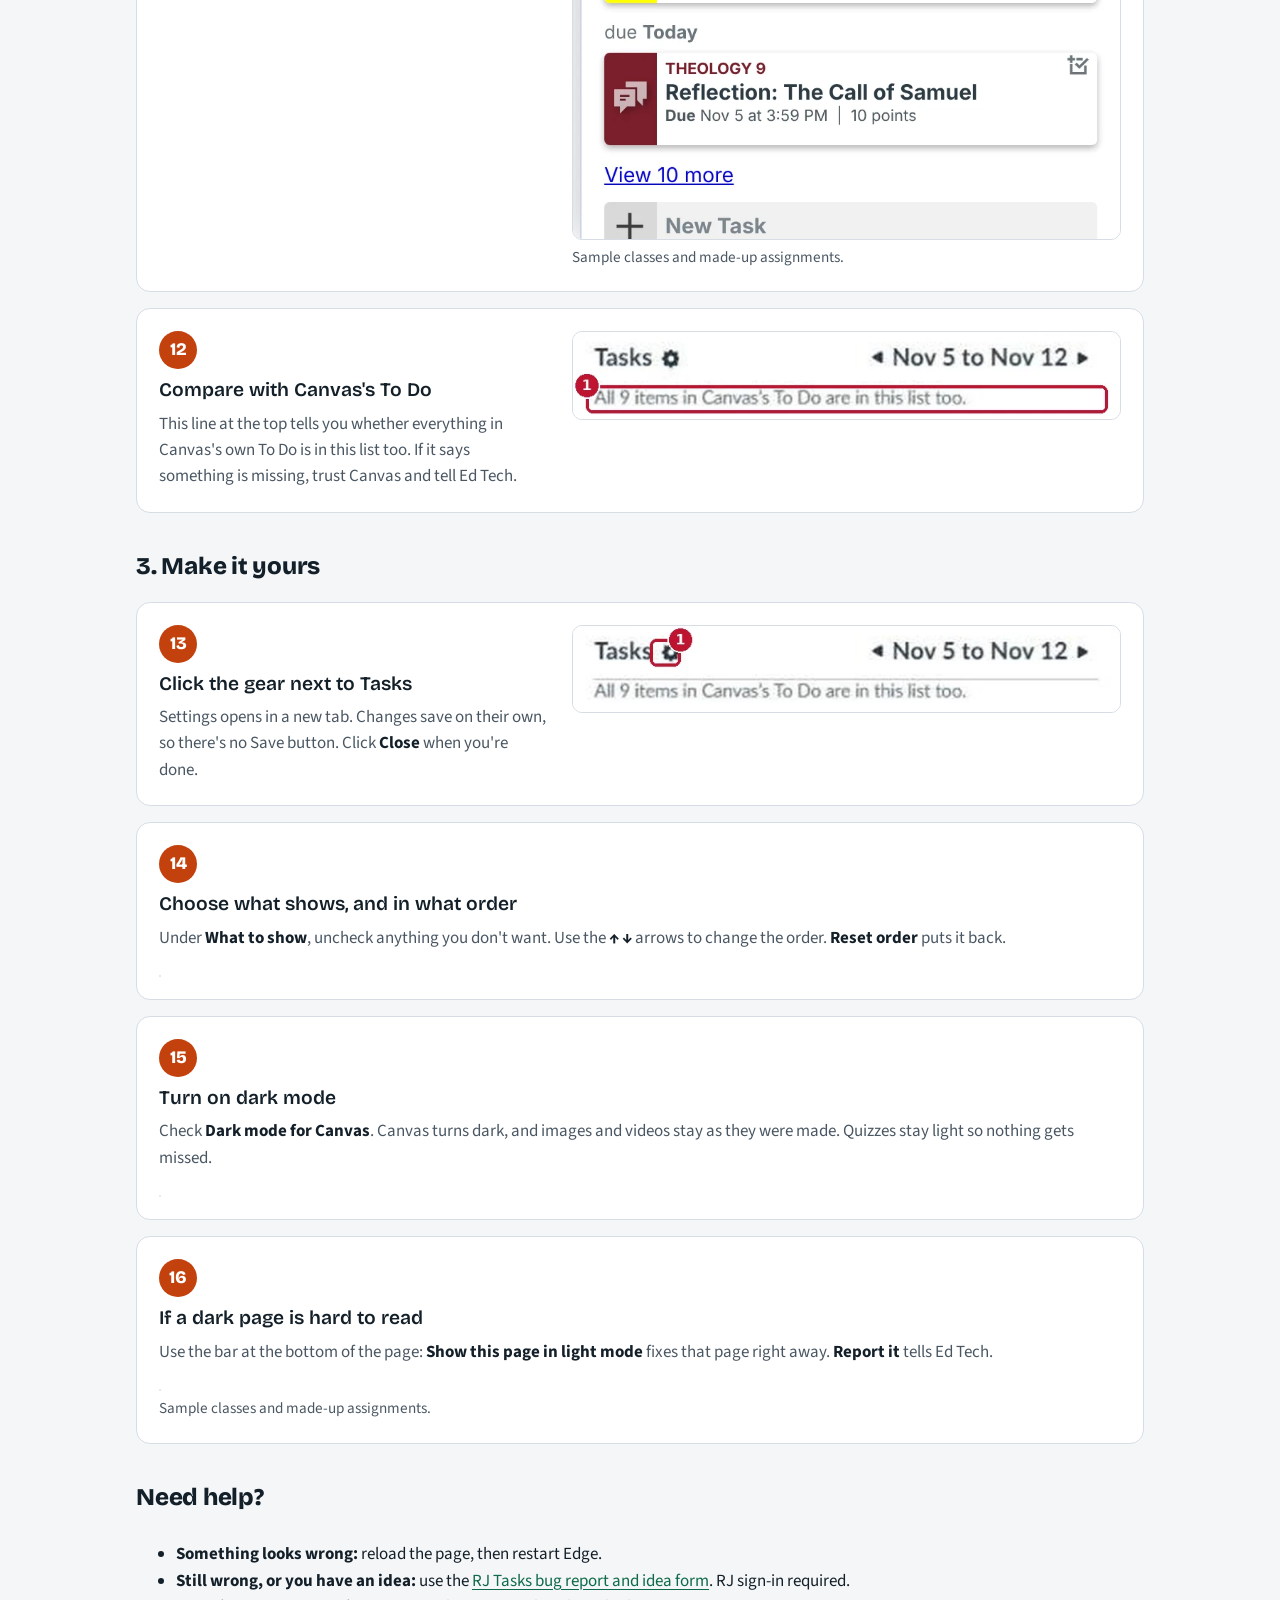
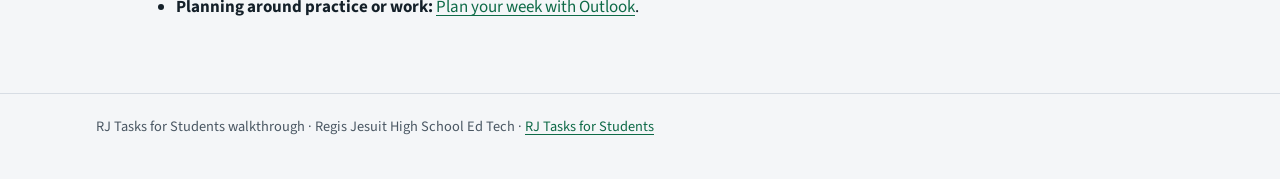
<file: walkthrough.html>
<!doctype html>
<html lang="en">
<head>
<meta charset="utf-8">
<meta name="viewport" content="width=device-width, initial-scale=1, viewport-fit=cover">
<title>RJ Tasks Walkthrough</title>
<meta http-equiv="Content-Security-Policy" content="default-src 'none'; style-src 'self'; img-src 'self'; font-src 'self'; object-src 'none'; base-uri 'none'; form-action 'none'">
<meta name="referrer" content="no-referrer">
<meta name="description" content="Step-by-step pictures for using RJ Tasks for Students in Regis Jesuit Canvas.">
<link rel="icon" type="image/png" href="assets/icon-48.png">
<link rel="stylesheet" href="assets/site.css">
</head>
<body>
<header class="topbar">
  <div class="wrap">
    <span class="who">Regis Jesuit · Ed Tech</span>
    <nav aria-label="Page sections"><a href="./">RJ Tasks for Students</a></nav>
  </div>
</header>
<main class="wrap walk">
  <h1>RJ Tasks for Students walkthrough</h1>
  <p class="lede">See what's due, what's missing and what to do first, right inside Canvas. Click any picture to see it bigger.</p>
  <ul class="jump-list"><li><a href="#find">Find it</a></li><li><a href="#daily">Use it every day</a></li><li><a href="#settings">Make it yours</a></li><li><a href="#help">Need help?</a></li></ul>

  <h2 id="find">1. Find it</h2>
  <ol class="steps"><li class="step wide" id="step-1"><div class="step-text"><span class="num" aria-hidden="true">1</span><h3>Open your Canvas Dashboard</h3><p>RJ Tasks for Students should already be on your school laptop, so you don't install anything. On the Dashboard it sits on the right side of the page.</p><p><strong>Tip:</strong> Canvas's own To Do list is still there, right below it.</p></div><figure class="ill"><a href="assets/wt/s-dash.webp"><img src="assets/wt/s-dash.webp" width="1300" height="655" alt="Canvas Dashboard with RJ Tasks circled on the right side" loading="lazy"></a></figure></li><li class="step" id="step-2"><div class="step-text"><span class="num" aria-hidden="true">2</span><h3>On other pages, click My Work</h3><p>Some Canvas pages have no room on the right, like Calendar and Grades. Look in the bottom-right corner for the <strong>My Work</strong> button.</p><p>The red number is how much is missing or due today.</p></div><figure class="ill"><a href="assets/wt/s-button.webp"><img src="assets/wt/s-button.webp" width="588" height="190" alt="My Work button in the bottom-right corner with a red number" loading="lazy"></a></figure></li><li class="step" id="step-3"><div class="step-text"><span class="num" aria-hidden="true">3</span><h3>My Work opens on the right</h3><p>Your list slides in from the right. Click the <strong>X</strong> at the top to close it.</p></div><figure class="ill"><a href="assets/wt/s-panel.webp"><img src="assets/wt/s-panel.webp" width="568" height="750" alt="My Work panel open, with the close button circled" loading="lazy"></a></figure></li><li class="step wide" id="step-4"><div class="step-text"><span class="num" aria-hidden="true">4</span><h3>Inside a class, it shows only that class</h3><p>Open any class home page. The list now shows just that class's work.</p></div><figure class="ill"><a href="assets/wt/s-course.webp"><img src="assets/wt/s-course.webp" width="1300" height="655" alt="A class home page with RJ Tasks showing that class on the right" loading="lazy"></a></figure></li></ol>
  <h2 id="daily">2. Use it every day</h2>
  <ol class="steps"><li class="step" id="step-5"><div class="step-text"><span class="num" aria-hidden="true">5</span><h3>Start with Up Next</h3><p>These are the first things to do.</p><ul><li><strong>1</strong> The label says why: Due today, Missing, Tomorrow or This week. Due today comes first, while you can still turn it in on time. Missing work comes next, with the one that could raise your grade most first.</li><li><strong>2</strong> Click the <strong>✓</strong> when it's done. It's also marked done in Canvas's planner.</li><li><strong>3</strong> <strong>Show more</strong> lists the rest.</li></ul></div><figure class="ill"><a href="assets/wt/s-upnext.webp"><img src="assets/wt/s-upnext.webp" width="694" height="532" alt="Up Next list with labels, check buttons and Show more circled" loading="lazy"></a><figcaption>Sample classes and made-up assignments.</figcaption></figure></li><li class="step" id="step-6"><div class="step-text"><span class="num" aria-hidden="true">6</span><h3>Use Catch Up when you're behind</h3><p>All your overdue work, with what could help your grade most at the top, and how much each one could raise it.</p><ul><li><strong>1</strong> <strong>+12.5% max</strong> is the most your class grade could rise with full credit (100% on that assignment).</li><li><strong>2</strong> <strong>Got it</strong> hides the explanation once you've read it.</li><li><strong>3</strong> Click the <strong>✓</strong> when it's done.</li></ul><p class="note-box">These are estimates. RJ Tasks can't see late penalties: your teacher decides whether late work is accepted and whether points come off. Your official grade is in My RJ.</p></div><figure class="ill"><a href="assets/wt/s-catchup.webp"><img src="assets/wt/s-catchup.webp" width="694" height="820" alt="Catch Up list with the grade boost, Got it and check button circled" loading="lazy"></a><figcaption>Sample classes and made-up assignments.</figcaption></figure></li><li class="step" id="step-7"><div class="step-text"><span class="num" aria-hidden="true">7</span><h3>Check Week at a glance</h3><p>How many things are due each of the next 7 days. A red line marks a busy day, so you can start early.</p></div><figure class="ill"><a href="assets/wt/s-week.webp"><img src="assets/wt/s-week.webp" width="694" height="126" alt="Week at a glance with a busy Saturday circled" loading="lazy"></a><figcaption>Sample classes and made-up assignments.</figcaption></figure></li><li class="step" id="step-8"><div class="step-text"><span class="num" aria-hidden="true">8</span><h3>See your semester GPA estimate</h3><ul><li><strong>1</strong> Your estimate for this semester only. It is not your official GPA.</li><li><strong>2</strong> <strong>Details</strong> shows each class.</li><li><strong>3</strong> <strong>Hide</strong> puts it away. Click <strong>Show semester GPA</strong> to bring it back.</li></ul><p><strong>Official GPA:</strong> click <strong>My RJ</strong>, then your photo, <strong>Profile</strong>, <strong>Performance</strong>.</p></div><figure class="ill"><a href="assets/wt/s-gpa.webp"><img src="assets/wt/s-gpa.webp" width="694" height="88" alt="GPA line with the estimate, Details and Hide circled" loading="lazy"></a><figcaption>Sample classes and made-up assignments.</figcaption></figure></li><li class="step" id="step-9"><div class="step-text"><span class="num" aria-hidden="true">9</span><h3>Open Details to see each class</h3><p>It shows each class's percent, letter and points, and marks AP classes. A class is left out if it has no grade yet or the teacher hides totals.</p></div><figure class="ill"><a href="assets/wt/s-gpa-details.webp"><img src="assets/wt/s-gpa-details.webp" width="694" height="560" alt="GPA details listing each class" loading="lazy"></a><figcaption>Sample classes and made-up assignments.</figcaption></figure></li><li class="step" id="step-10"><div class="step-text"><span class="num" aria-hidden="true">10</span><h3>See your progress for the week</h3><p>Scroll down for one ring per class. A ring fills as you finish that class's work. Use <strong>All Courses</strong> above the rings to see one class. Don't want them? Click the gear next to <strong>Tasks</strong> and turn off <strong>Progress rings for each class</strong>.</p></div><figure class="ill"><a href="assets/wt/s-rings.webp"><img src="assets/wt/s-rings.webp" width="770" height="1000" alt="Progress rings for each class" loading="lazy"></a><figcaption>Sample classes and made-up assignments.</figcaption></figure></li><li class="step" id="step-11"><div class="step-text"><span class="num" aria-hidden="true">11</span><h3>Scroll down for the full list</h3><p>Below the rings is everything due, missing work and announcements. Click <strong>New Task</strong> to add your own to-do.</p></div><figure class="ill"><a href="assets/wt/s-list.webp"><img src="assets/wt/s-list.webp" width="770" height="820" alt="Full task list with a New Task button" loading="lazy"></a><figcaption>Sample classes and made-up assignments.</figcaption></figure></li><li class="step" id="step-12"><div class="step-text"><span class="num" aria-hidden="true">12</span><h3>Compare with Canvas's To Do</h3><p>This line at the top tells you whether everything in Canvas's own To Do is in this list too. If it says something is missing, trust Canvas and tell Ed Tech.</p></div><figure class="ill"><a href="assets/wt/s-compare.webp"><img src="assets/wt/s-compare.webp" width="684" height="108" alt="A line saying all items in Canvas&#x27;s To Do are in this list too" loading="lazy"></a></figure></li></ol>
  <h2 id="settings">3. Make it yours</h2>
  <ol class="steps"><li class="step" id="step-13"><div class="step-text"><span class="num" aria-hidden="true">13</span><h3>Click the gear next to Tasks</h3><p>Settings opens in a new tab. Changes save on their own, so there's no Save button. Click <strong>Close</strong> when you're done.</p></div><figure class="ill"><a href="assets/wt/s-gear.webp"><img src="assets/wt/s-gear.webp" width="684" height="108" alt="The gear next to Tasks, circled" loading="lazy"></a></figure></li><li class="step wide" id="step-14"><div class="step-text"><span class="num" aria-hidden="true">14</span><h3>Choose what shows, and in what order</h3><p>Under <strong>What to show</strong>, uncheck anything you don't want. Use the <strong>↑ ↓</strong> arrows to change the order. <strong>Reset order</strong> puts it back.</p></div><figure class="ill"><a href="assets/wt/s-settings-show.webp"><img src="assets/wt/s-settings-show.webp" width="1300" height="1021" alt="Settings page: What to show, with checkboxes and arrows" loading="lazy"></a></figure></li><li class="step wide" id="step-15"><div class="step-text"><span class="num" aria-hidden="true">15</span><h3>Turn on dark mode</h3><p>Check <strong>Dark mode for Canvas</strong>. Canvas turns dark, and images and videos stay as they were made. Quizzes stay light so nothing gets missed.</p></div><figure class="ill"><a href="assets/wt/s-settings-dark.webp"><img src="assets/wt/s-settings-dark.webp" width="1300" height="223" alt="Dark mode setting" loading="lazy"></a></figure></li><li class="step wide" id="step-16"><div class="step-text"><span class="num" aria-hidden="true">16</span><h3>If a dark page is hard to read</h3><p>Use the bar at the bottom of the page: <strong>Show this page in light mode</strong> fixes that page right away. <strong>Report it</strong> tells Ed Tech.</p></div><figure class="ill"><a href="assets/wt/s-dark.webp"><img src="assets/wt/s-dark.webp" width="1300" height="873" alt="Canvas in dark mode with the bar at the bottom circled" loading="lazy"></a><figcaption>Sample classes and made-up assignments.</figcaption></figure></li></ol>
  <h2 id="help">Need help?</h2>
  <ul>
    <li><strong>Something looks wrong:</strong> reload the page, then restart Edge.</li>
    <li><strong>Still wrong, or you have an idea:</strong> use the <a href="https://forms.cloud.microsoft/Pages/ResponsePage.aspx?id=4SwuQZc-CEClZjjFdYLisQzihhIB-7hPp9L3AOSeJONUMko2MlZGRzNET1YyTU8wNUM1SjUzN01LSC4u">RJ Tasks bug report and idea form</a>. RJ sign-in required.</li>
    <li><strong>Planning around practice or work:</strong> <a href="plan-your-week.html">Plan your week with Outlook</a>.</li>
  </ul>

</main>
<footer><div class="wrap">RJ Tasks for Students walkthrough · Regis Jesuit High School Ed Tech · <a href="./">RJ Tasks for Students</a></div></footer>
</body>
</html>
</file>
<file: assets/site.css>
/* Fonts are served from this site (SIL Open Font License, see assets/fonts/LICENSE-*.txt), so visitors make no requests to Google or any other host. */
@font-face { font-family: "Bricolage Grotesque"; font-weight: 600; font-display: swap; src: url("fonts/bricolage-grotesque-latin-600-normal.woff2") format("woff2"); }
@font-face { font-family: "Bricolage Grotesque"; font-weight: 800; font-display: swap; src: url("fonts/bricolage-grotesque-latin-800-normal.woff2") format("woff2"); }
@font-face { font-family: "Source Sans 3"; font-weight: 400; font-display: swap; src: url("fonts/source-sans-3-latin-400-normal.woff2") format("woff2"); }
@font-face { font-family: "Source Sans 3"; font-weight: 600; font-display: swap; src: url("fonts/source-sans-3-latin-600-normal.woff2") format("woff2"); }
@font-face { font-family: "Source Sans 3"; font-weight: 700; font-display: swap; src: url("fonts/source-sans-3-latin-700-normal.woff2") format("woff2"); }
@font-face { font-family: "JetBrains Mono"; font-weight: 500; font-display: swap; src: url("fonts/jetbrains-mono-latin-500-normal.woff2") format("woff2"); }

/* Layout: an extension listing. Header row (icon, name, publisher, Get button), a screenshot strip,
   then a two-column body: overview/install on the left, a details rail on the right. */
:root {
  --bg: #f4f6f8;
  --card: #ffffff;
  --ink: #142029;
  --muted: #4a5763;
  --line: #d7dde4;
  --accent: #0e6a47;
  --accent-ink: #ffffff;
  --mark: #c2410c;
  --mark-soft: #fff1e8;
  --note: #eef3f8;
  --display: "Bricolage Grotesque", "Segoe UI", system-ui, sans-serif;
  --body: "Source Sans 3", "Segoe UI", system-ui, sans-serif;
  --mono: "JetBrains Mono", Consolas, "Courier New", monospace;
  color-scheme: light;
}
@media (prefers-color-scheme: dark) {
  :root {
    --bg: #10161c; --card: #18212a; --ink: #e6ecf1; --muted: #a7b3be; --line: #2a3540;
    --accent: #3fbf86; --accent-ink: #0b1a13; --mark: #ff8a50; --mark-soft: #2b1d14; --note: #172431;
    color-scheme: dark;
  }
}
* { box-sizing: border-box; }
html { scroll-behavior: smooth; }
body { margin: 0; background: var(--bg); color: var(--ink); font: 17px/1.55 var(--body); }
img { max-width: 100%; }
.wrap {
  max-width: 1120px; margin: 0 auto;
  padding-left: max(16px, env(safe-area-inset-left, 0px));
  padding-right: max(16px, env(safe-area-inset-right, 0px));
}
h1, h2, h3 { font-family: var(--display); text-wrap: balance; margin: 0; line-height: 1.12; }
h1 { font-size: clamp(2.2rem, 5vw, 3.2rem); font-weight: 800; letter-spacing: -0.02em; }
h2 { font-size: clamp(1.5rem, 3.2vw, 1.95rem); font-weight: 800; letter-spacing: -0.01em; }
h3 { font-size: 1.2rem; font-weight: 600; }
p { margin: 0; }
a { color: var(--accent); text-underline-offset: 3px; }
code, .kbd { font-family: var(--mono); font-size: 0.88em; }
.kbd { background: var(--note); border: 1px solid var(--line); border-radius: 5px; padding: 1px 6px; white-space: nowrap; }
:focus-visible { outline: 3px solid var(--accent); outline-offset: 3px; }

/* top bar */
.topbar { border-bottom: 1px solid var(--line); background: var(--card); position: sticky; top: 0; z-index: 5; }
.topbar .wrap { display: flex; align-items: center; justify-content: space-between; gap: 16px; padding-block: 10px; flex-wrap: wrap; }
.topbar .who { font-weight: 700; font-size: 0.9rem; letter-spacing: 0.06em; text-transform: uppercase; color: var(--muted); }
.topbar nav { display: flex; gap: 18px; flex-wrap: wrap; font-weight: 600; font-size: 0.95rem; }
.topbar nav a { color: var(--ink); text-decoration: none; }
.topbar nav a:hover { color: var(--accent); }

/* listing header */
.listing { display: grid; grid-template-columns: auto minmax(0, 1fr) auto; gap: 24px; align-items: center; padding-block: 36px 24px; }
.listing img.icon { width: 96px; height: 96px; border-radius: 20px; }
.publisher { color: var(--muted); margin-top: 6px; }
.publisher strong { color: var(--ink); }
.chips { display: flex; flex-wrap: wrap; gap: 8px; margin-top: 12px; }
.chip { font-size: 0.82rem; font-weight: 600; padding: 4px 10px; border-radius: 999px; background: var(--note); border: 1px solid var(--line); color: var(--ink); }
.get { display: flex; flex-direction: column; gap: 8px; align-items: stretch; min-width: 0; }
.btn { display: inline-flex; justify-content: center; align-items: center; gap: 10px; font: 700 1.05rem/1 var(--body); padding: 14px 22px; border-radius: 10px; border: 0; cursor: pointer; background: var(--accent); color: var(--accent-ink); text-decoration: none; }
.btn:hover { filter: brightness(1.08); }
.btn.secondary { background: transparent; color: var(--ink); border: 1px solid var(--line); font-size: 0.95rem; padding: 10px 16px; }
.get small { color: var(--muted); text-align: center; font-size: 0.82rem; }

/* screenshots */
.shots { display: flex; gap: 16px; overflow-x: auto; scroll-snap-type: x mandatory; padding-bottom: 12px; margin-bottom: 8px; }
.shots figure { margin: 0; flex: 0 0 auto; width: min(640px, 86vw); scroll-snap-align: start; }
.shots figure.tall { width: min(320px, 70vw); }
.shots img { display: block; width: 100%; height: auto; border-radius: 10px; border: 1px solid var(--line); background: #fff; }
figcaption { font-size: 0.86rem; color: var(--muted); margin-top: 8px; }

/* body columns */
.body { display: grid; grid-template-columns: minmax(0, 1fr) 300px; gap: 40px; align-items: start; padding-block: 28px 64px; }
.main { display: flex; flex-direction: column; gap: 56px; min-width: 0; }
section { scroll-margin-top: 72px; }
.rail { position: sticky; top: 76px; display: flex; flex-direction: column; gap: 16px; }
.panel { background: var(--card); border: 1px solid var(--line); border-radius: 12px; padding: 18px 20px; }
.panel h3 { font-size: 1rem; margin-bottom: 10px; }
dl.details { display: grid; grid-template-columns: auto minmax(0, 1fr); gap: 6px 14px; margin: 0; font-size: 0.93rem; }
dl.details dt { color: var(--muted); }
dl.details dd { margin: 0; font-weight: 600; overflow-wrap: anywhere; }

.lede { font-size: 1.15rem; color: var(--muted); max-width: 62ch; margin-top: 10px; }
.features { display: grid; grid-template-columns: repeat(2, minmax(0, 1fr)); gap: 16px; margin-top: 22px; }
.feature { background: var(--card); border: 1px solid var(--line); border-radius: 12px; padding: 18px 20px; display: flex; flex-direction: column; gap: 6px; }
.feature p { color: var(--muted); }
.disclaimer { background: var(--note); border: 1px solid var(--line); border-radius: 8px; padding: 10px 12px; font-size: 0.92rem; color: var(--ink) !important; margin-top: 6px; }

/* install */
.paths { display: grid; grid-template-columns: repeat(2, minmax(0, 1fr)); gap: 16px; margin-top: 18px; }
.path { background: var(--card); border: 1px solid var(--line); border-radius: 12px; padding: 20px; display: flex; flex-direction: column; gap: 8px; }
.path.primary { border-color: var(--accent); box-shadow: inset 0 0 0 1px var(--accent); }
.path .tag { font-size: 0.78rem; font-weight: 700; letter-spacing: 0.07em; text-transform: uppercase; color: var(--muted); }
.path p { color: var(--muted); }
.steps { list-style: none; margin: 22px 0 0; padding: 0; display: flex; flex-direction: column; gap: 18px; }
.step { display: grid; grid-template-columns: minmax(0, 0.85fr) minmax(0, 1.2fr); gap: 24px; align-items: start; background: var(--card); border: 1px solid var(--line); border-radius: 14px; padding: 22px; }
.step-text { display: flex; flex-direction: column; gap: 10px; min-width: 0; }
.num { display: inline-grid; place-items: center; width: 38px; height: 38px; border-radius: 50%; background: var(--mark); color: #fff; font: 800 1.1rem/1 var(--display); }
.step-text p, .step-text li { color: var(--muted); }
.step-text ul { margin: 0; padding-left: 1.2em; display: flex; flex-direction: column; gap: 4px; }
.step-text strong { color: var(--ink); }
.ill { margin: 0; min-width: 0; }
.ill svg, .ill img { display: block; width: 100%; height: auto; border-radius: 10px; border: 1px solid var(--line); background: #fff; }
.ill.drawn figcaption::before { content: "Illustration · "; font-weight: 600; }
.tip { background: var(--mark-soft); border-left: 4px solid var(--mark); padding: 10px 14px; border-radius: 0 8px 8px 0; color: var(--ink) !important; font-size: 0.95rem; }
.copyrow { display: flex; flex-wrap: wrap; gap: 8px; align-items: center; }
.copyrow input { font: 500 1rem var(--mono); color: var(--ink); background: var(--note); border: 1px solid var(--line); border-radius: 8px; padding: 9px 12px; width: 15.5em; max-width: 100%; }
.status { font-size: 0.9rem; color: var(--muted); min-height: 1.3em; }

/* privacy */
.privacy { display: grid; grid-template-columns: repeat(2, minmax(0, 1fr)); gap: 12px; margin-top: 16px; }
.privacy div { background: var(--card); border: 1px solid var(--line); border-radius: 10px; padding: 14px 16px; }
.privacy b { display: block; font-size: 0.82rem; letter-spacing: 0.06em; text-transform: uppercase; color: var(--muted); margin-bottom: 4px; }

details { background: var(--card); border: 1px solid var(--line); border-radius: 10px; padding: 14px 18px; }
details + details { margin-top: 10px; }
summary { cursor: pointer; font-weight: 700; }
details p { color: var(--muted); margin-top: 8px; max-width: 70ch; }
footer { border-top: 1px solid var(--line); padding-block: 22px 40px; color: var(--muted); font-size: 0.9rem; }

@media (max-width: 900px) {
  .body { grid-template-columns: minmax(0, 1fr); }
  .rail { position: static; }
  .step, .paths, .features, .privacy { grid-template-columns: minmax(0, 1fr); }
}
@media (max-width: 640px) {
  .listing { grid-template-columns: auto minmax(0, 1fr); }
  .listing .get { grid-column: 1 / -1; }
  .listing img.icon { width: 72px; height: 72px; border-radius: 16px; }
  .topbar nav { gap: 12px; font-size: 0.9rem; }
}
@media (prefers-reduced-motion: reduce) { html { scroll-behavior: auto; } }

/* classes replacing inline style attributes (the CSP allows no inline styles) */
.shots-note { font-size: .86rem; color: var(--muted); }
.self-start { align-self: flex-start; }
.mb16 { margin-bottom: 16px; }
.rail-text { color: var(--muted); font-size: .95rem; }
.request { background: var(--card); border: 1px solid var(--accent); border-radius: 12px; padding: 20px 22px; display: flex; flex-direction: column; gap: 10px; margin-top: 16px; }
.request p { color: var(--muted); }
.hash { font-family: var(--mono); font-size: .78rem; overflow-wrap: anywhere; color: var(--ink); }

/* privacy policy page */
.policy { max-width: 760px; padding-block: 36px 56px; display: flex; flex-direction: column; gap: 14px; }
.policy h2 { margin-top: 14px; font-size: 1.3rem; }
.policy p { color: var(--muted); max-width: 68ch; }

/* Plan your week guide */
.guide ul, .guide ol { margin: 0; padding-left: 1.3em; display: flex; flex-direction: column; gap: 8px; }
.guide-steps li::marker { font-weight: 700; color: var(--mark); }
.guide-summary { display: grid; grid-template-columns: repeat(4, minmax(0, 1fr)); gap: 12px; margin: 8px 0 6px; }
.guide-summary div { background: var(--card); border: 1px solid var(--line); border-radius: 12px; padding: 12px 14px; font-weight: 600; display: flex; flex-direction: column; gap: 2px; }
.guide-summary b { color: var(--mark); font-size: 1.3rem; }
.guide-summary small { color: var(--muted); font-weight: 400; font-size: 0.95rem; }
@media (max-width: 720px) { .guide-summary { grid-template-columns: repeat(2, minmax(0, 1fr)); } }

/* Walkthroughs */
.walk { max-width: 1040px; padding-block: 36px 56px; display: flex; flex-direction: column; gap: 14px; }
.walk h2 { margin-top: 26px; font-size: 1.5rem; scroll-margin-top: 16px; }
.walk .steps { list-style: none; margin: 8px 0 0; padding: 0; display: flex; flex-direction: column; gap: 16px; }
.walk .step { scroll-margin-top: 16px; }
.walk .step.wide { grid-template-columns: minmax(0, 1fr); }
.walk .ill img { max-height: 760px; width: auto; max-width: 100%; }
.walk .ill figcaption { margin-top: 6px; font-size: .95rem; color: var(--muted); }
.jump-list { display: flex; flex-wrap: wrap; gap: 8px; margin: 6px 0 0; padding: 0; list-style: none; }
.jump-list a { display: inline-block; padding: 6px 12px; border: 1px solid var(--line); border-radius: 999px; background: var(--card); text-decoration: none; font-weight: 600; }
.walk .note-box { background: var(--note); border: 1px solid var(--line); border-radius: 12px; padding: 12px 16px; }
</file>
